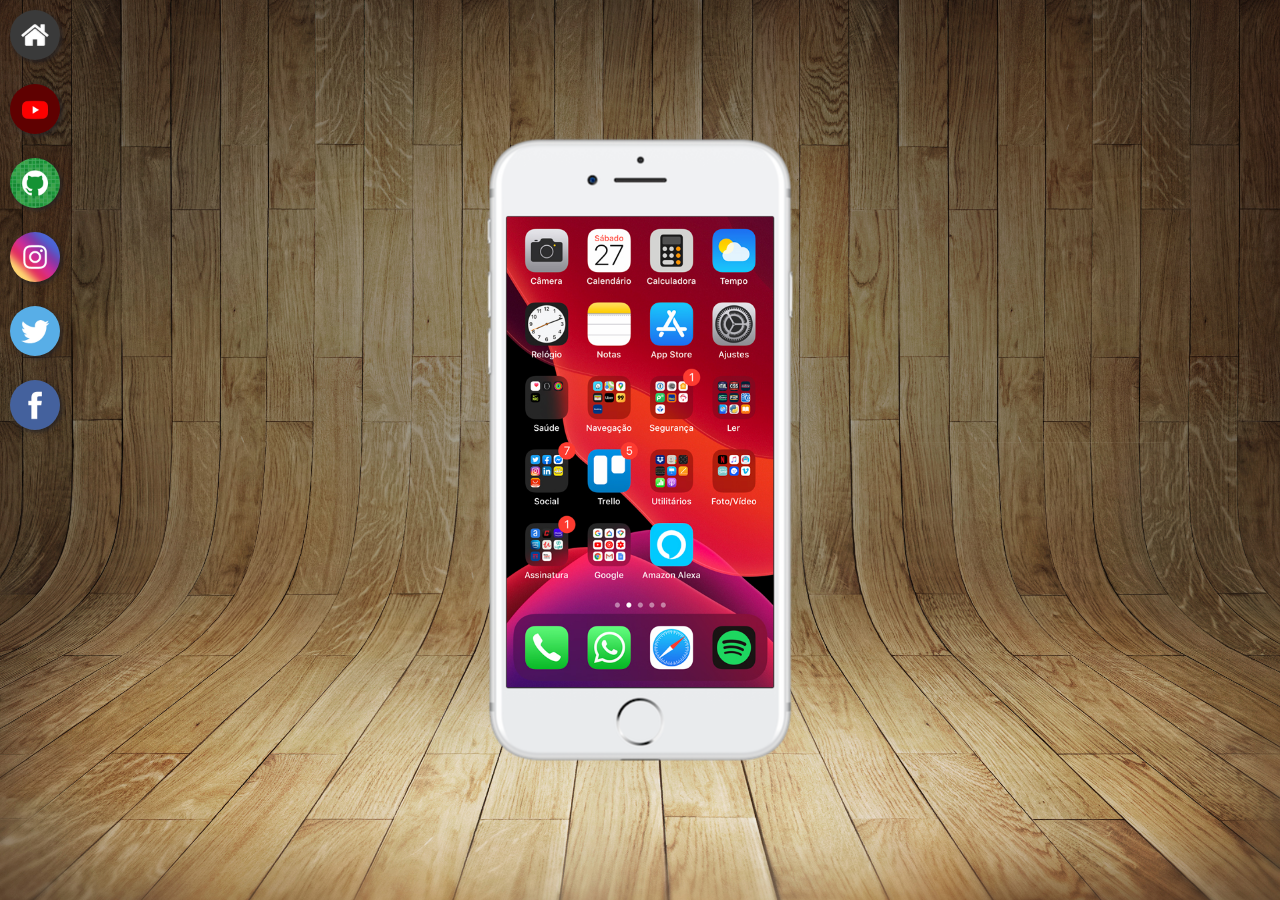
<file: index.html>
<!DOCTYPE html>
<html lang="pt-br">
  <head>
    <meta charset="UTF-8" />
    <meta http-equiv="X-UA-Compatible" content="IE=edge" />
    <meta name="viewport" content="width=device-width, initial-scale=1.0" />
    <link rel="shortcut icon" href="favicon.ico" type="image/x-icon" />
    <link rel="stylesheet" href="estilos/style.css" />
    <title>Projeto Redes Sociais</title>
  </head>
  <body>
    <main>
      <section id="telefone">
        <iframe src="home.html" name="tela" id="tela" frameborder="0">
          Seu navegador não é compatível!
        </iframe>
      </section>

      <section id="redes-sociais">
        <a href="home.html" target="tela"
          ><img src="imagens/logo-home.jpg" alt="Home" /></a
        ><br />
        <a href="youtube.html" target="tela"
          ><img src="imagens/logo-youtube.jpg" alt="Youtube" /></a
        ><br />
        <a href="github.html" target="tela"
          ><img src="imagens/logo-github.jpg" alt="GitHube" /></a
        ><br />
        <a href="instagram.html" target="tela"
          ><img src="imagens/logo-instagram.jpg" alt="Instagram" /></a
        ><br />
        <a href="twitter.html" target="tela"
          ><img src="imagens/logo-twitter.jpg" alt="Twitter" /></a
        ><br />
        <a href="facebook.html" target="tela"
          ><img src="imagens/logo-facebook.jpg" alt="Facebook" /></a
        ><br />
      </section>
    </main>
  </body>
</html>
</file>
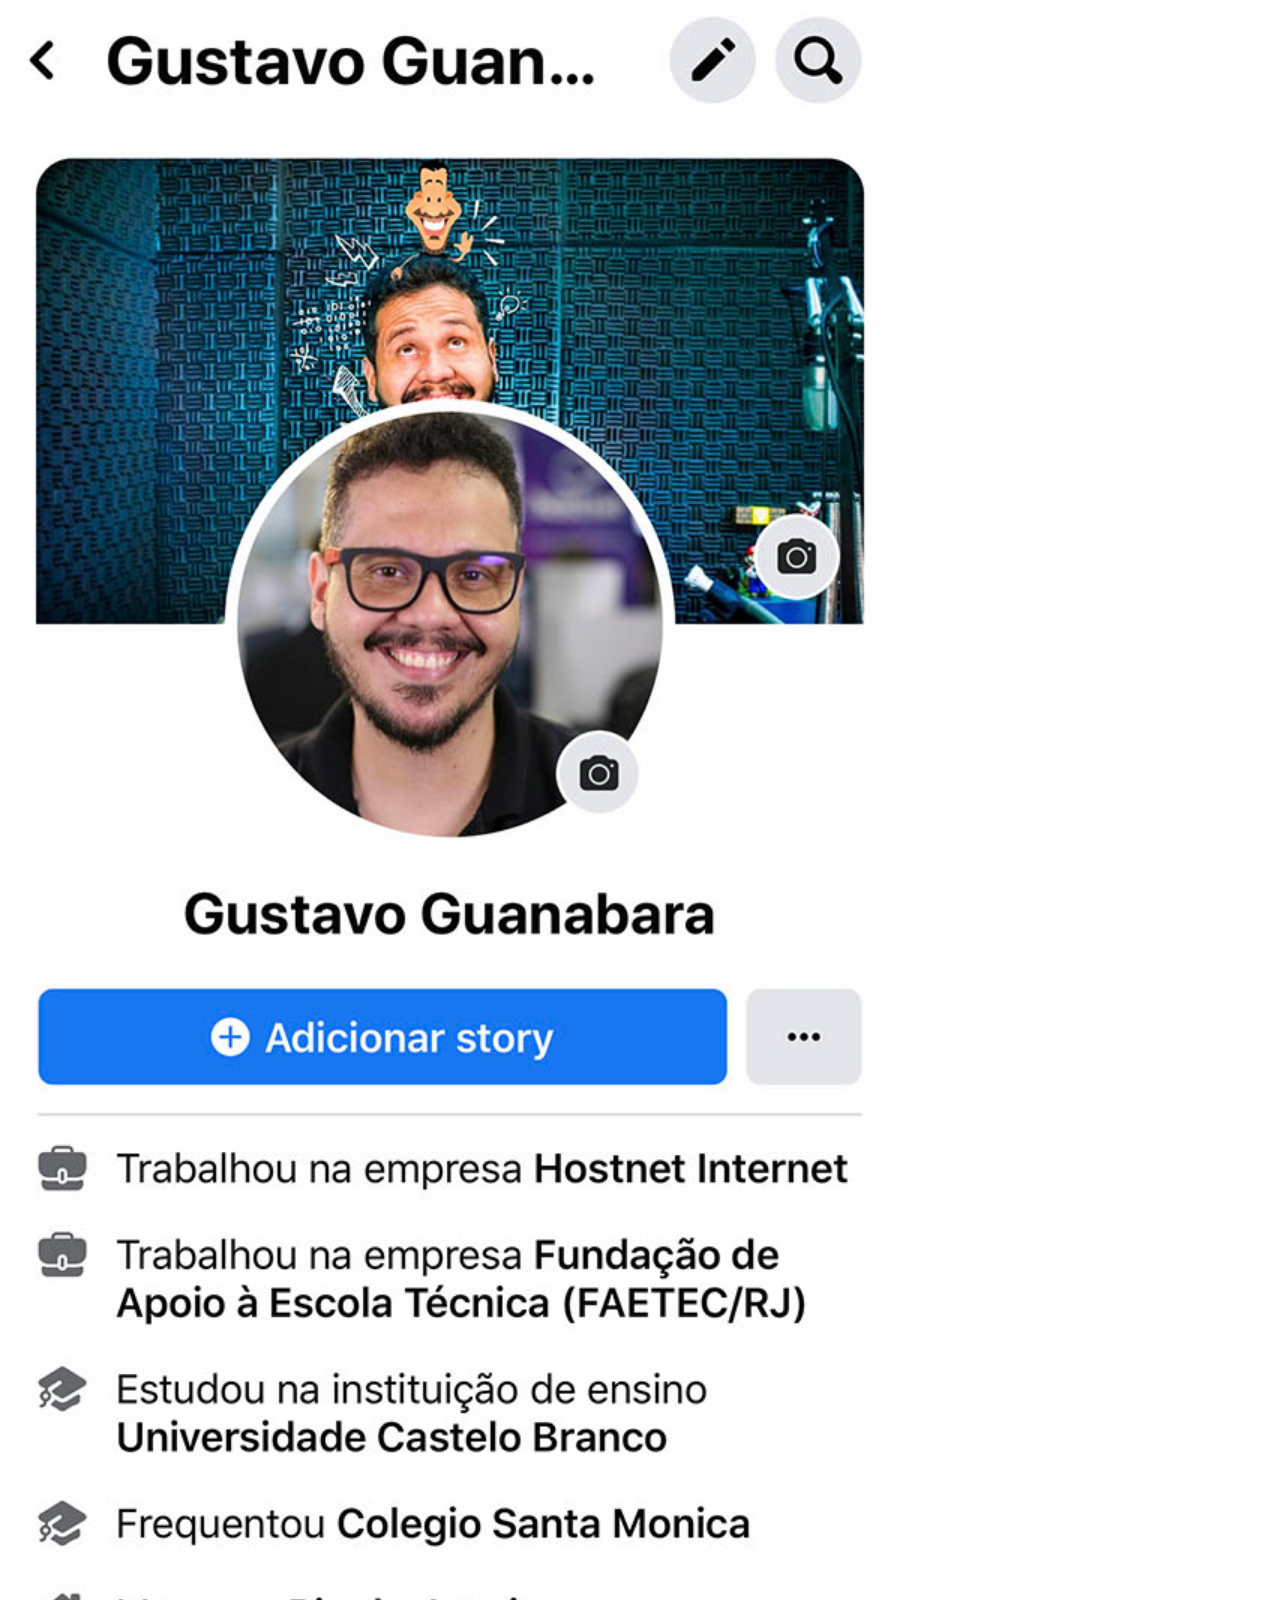
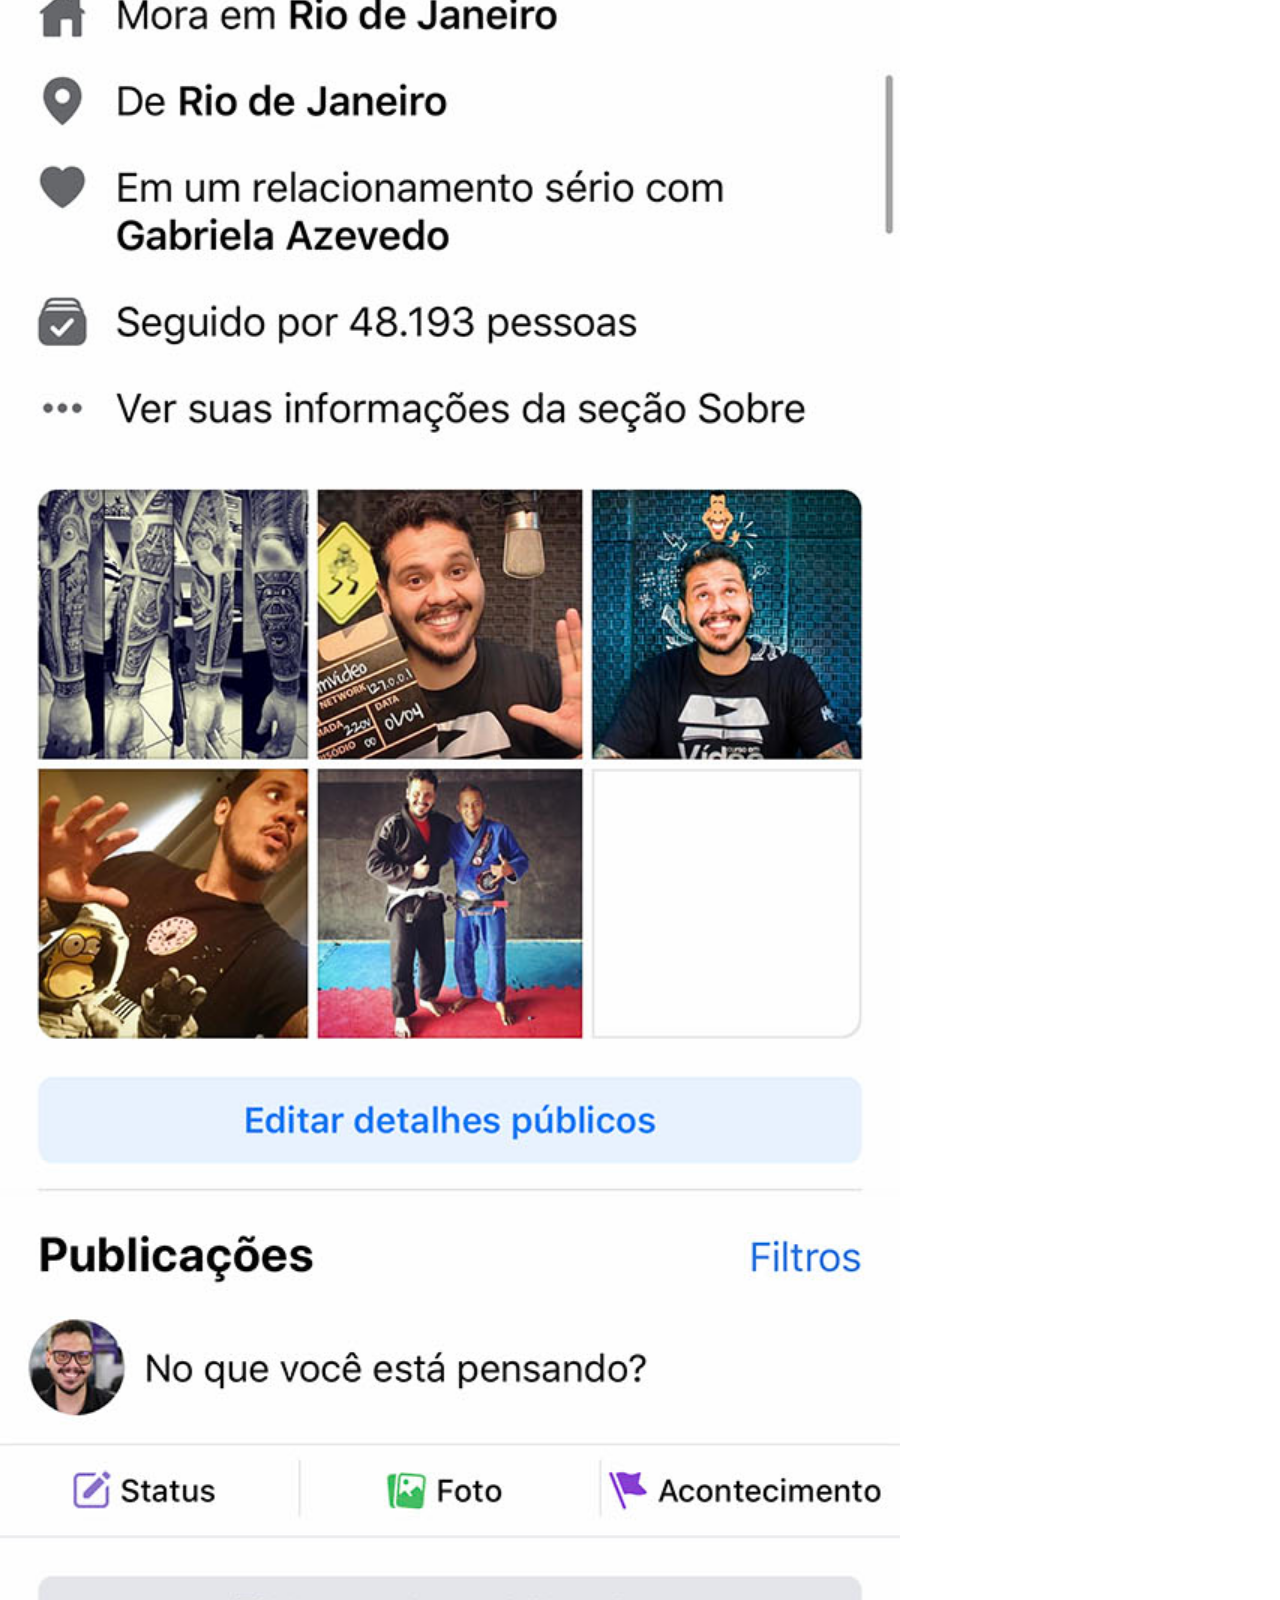
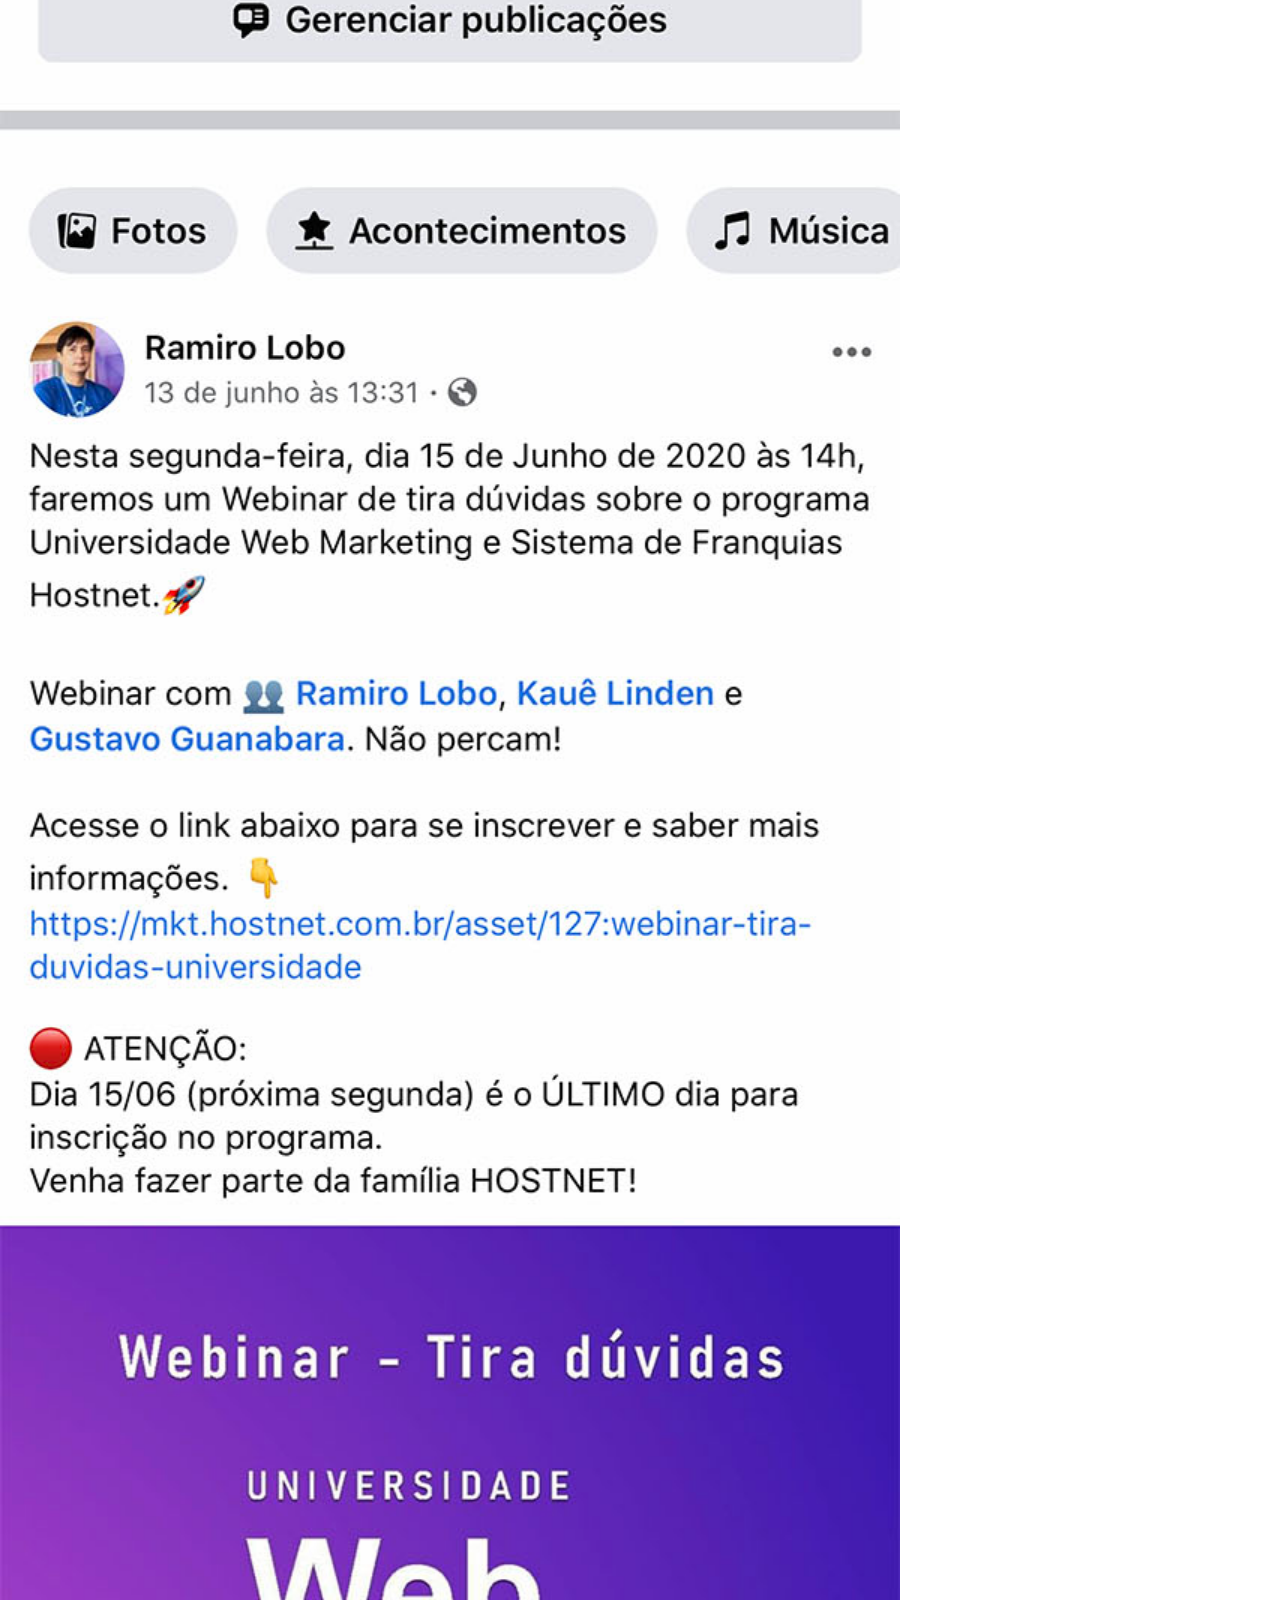
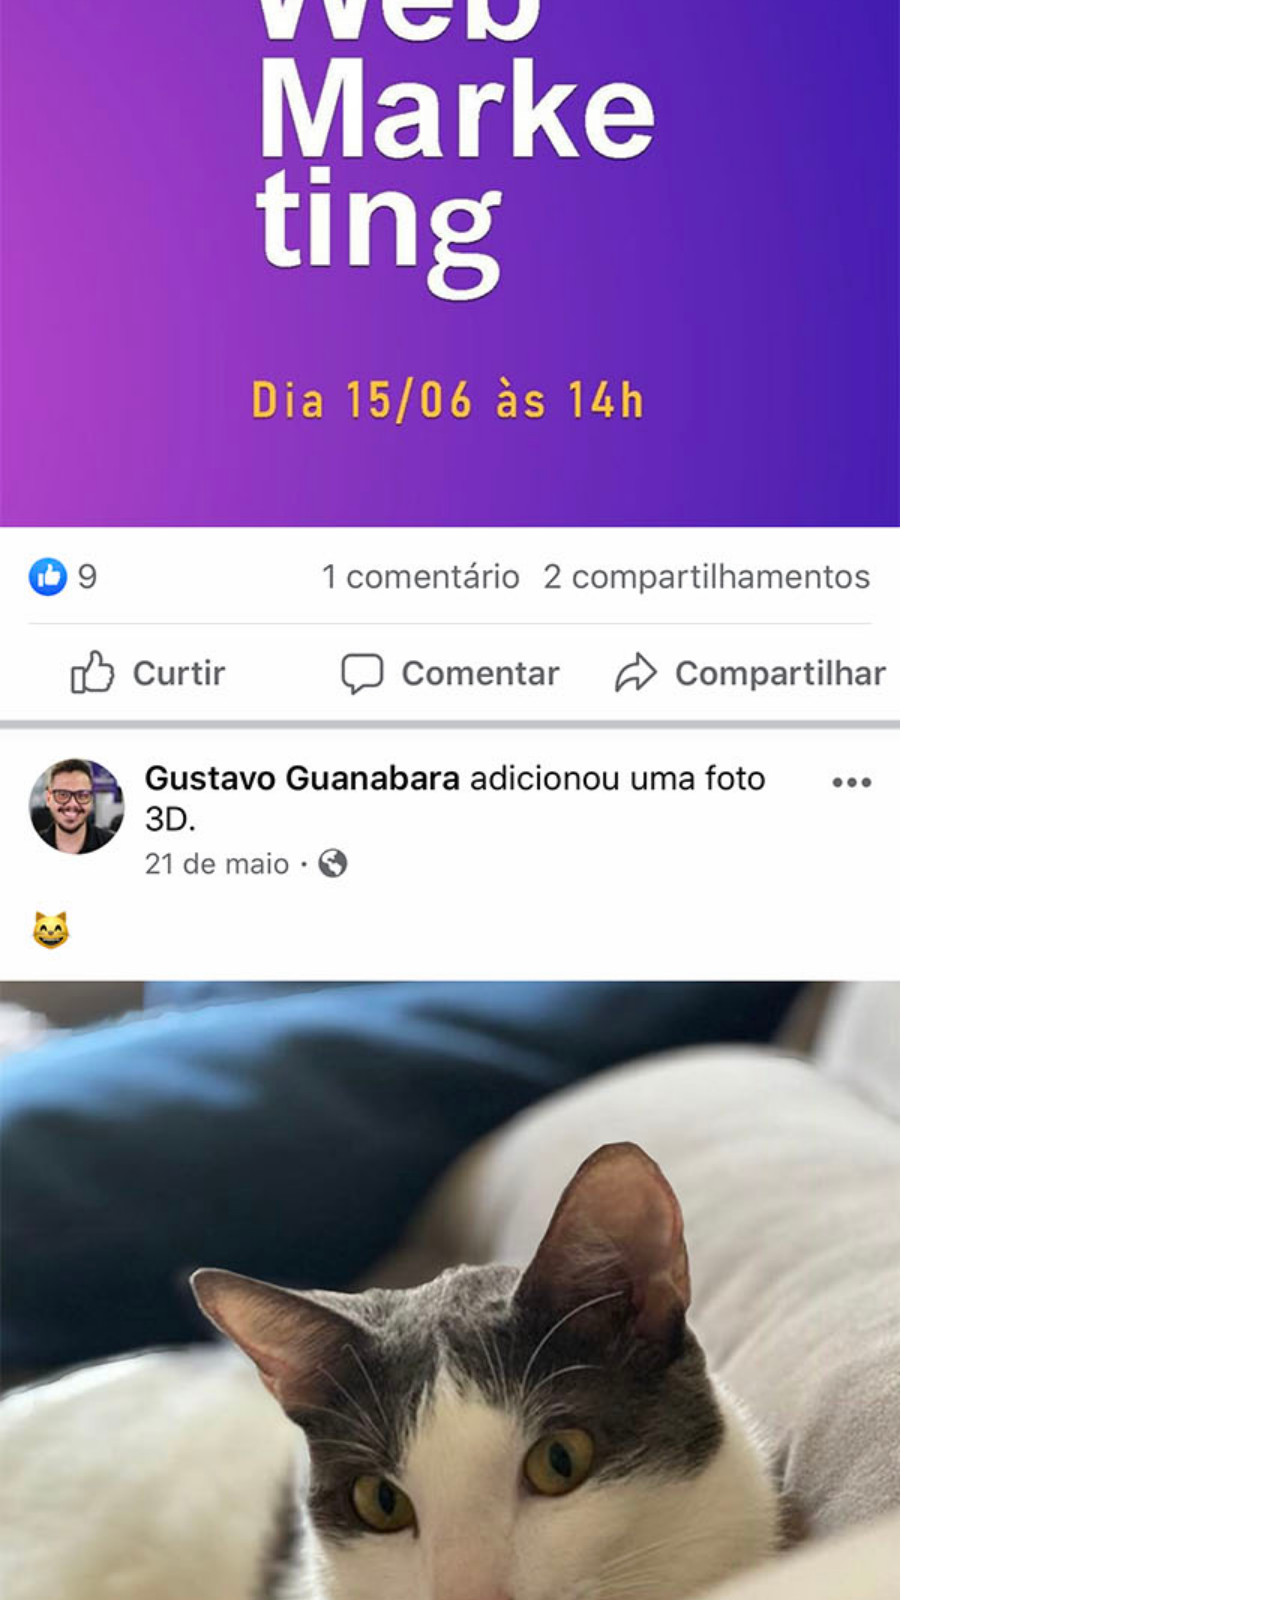
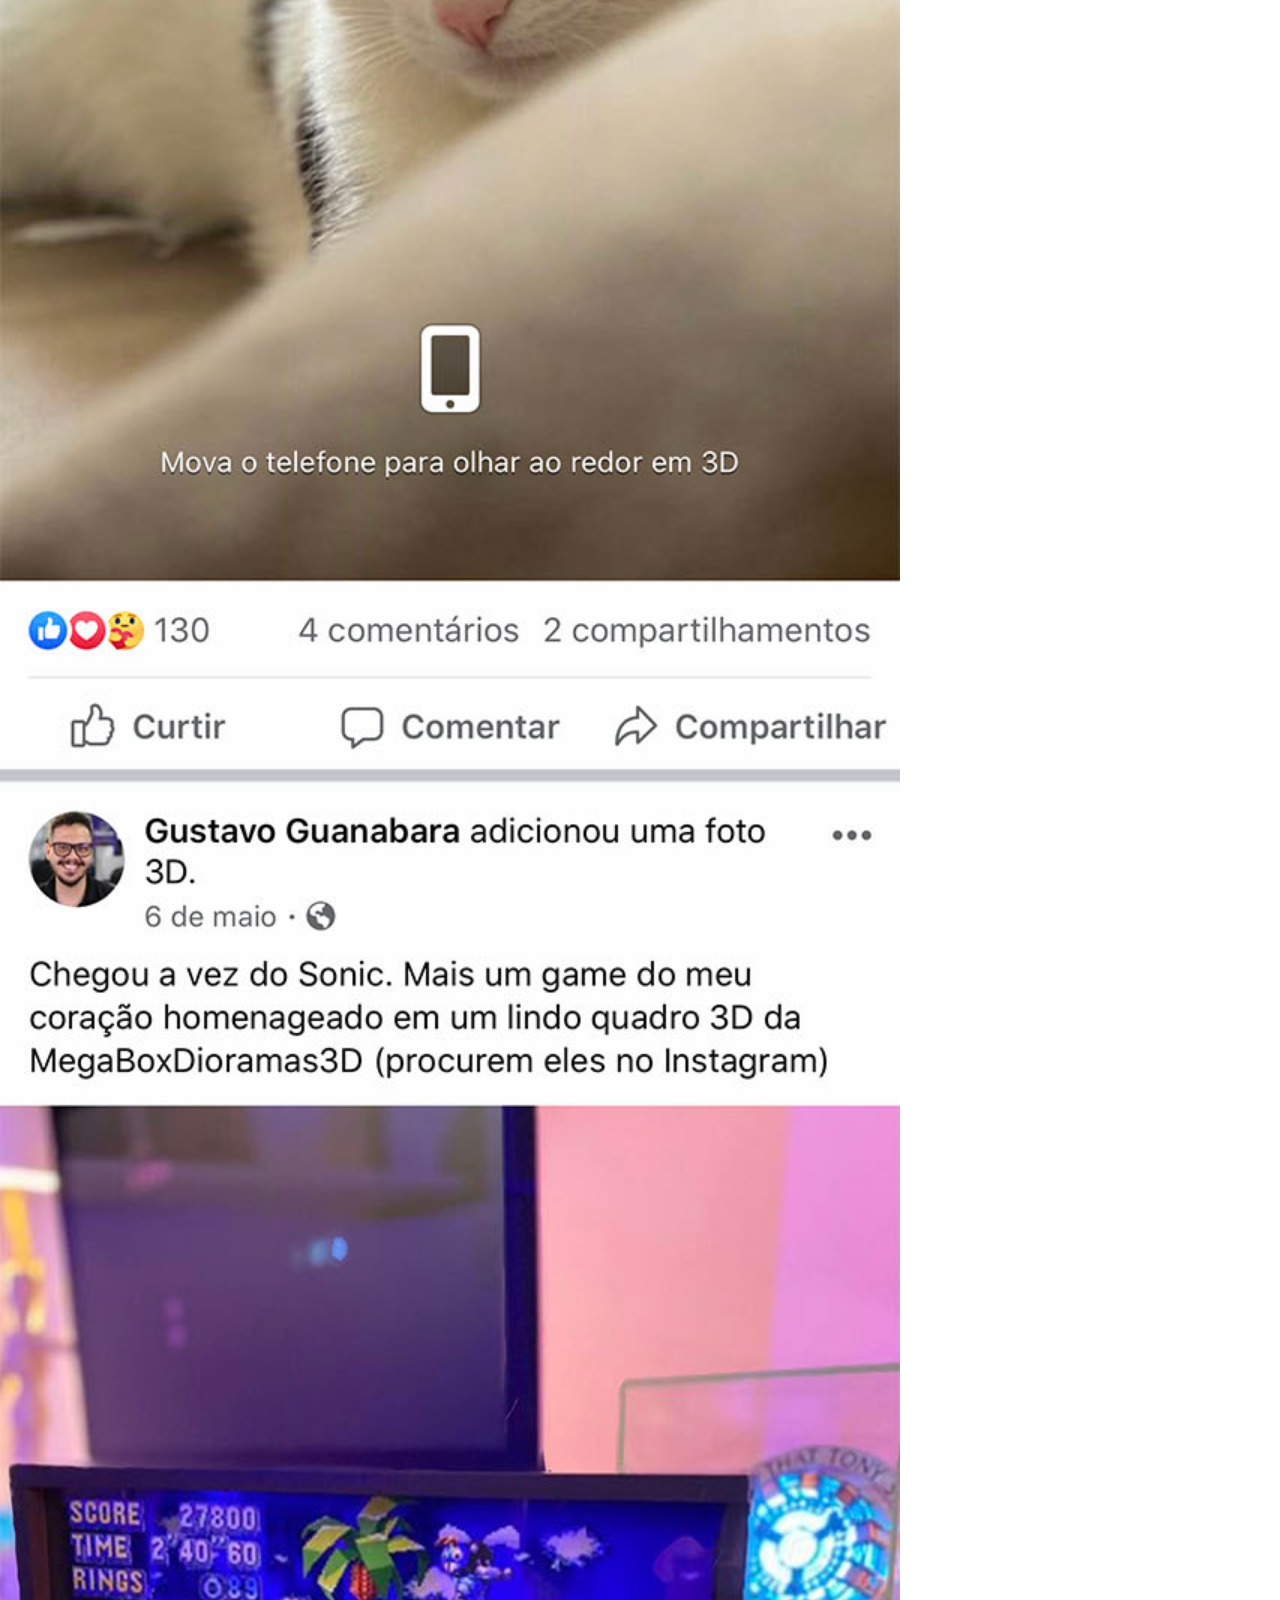
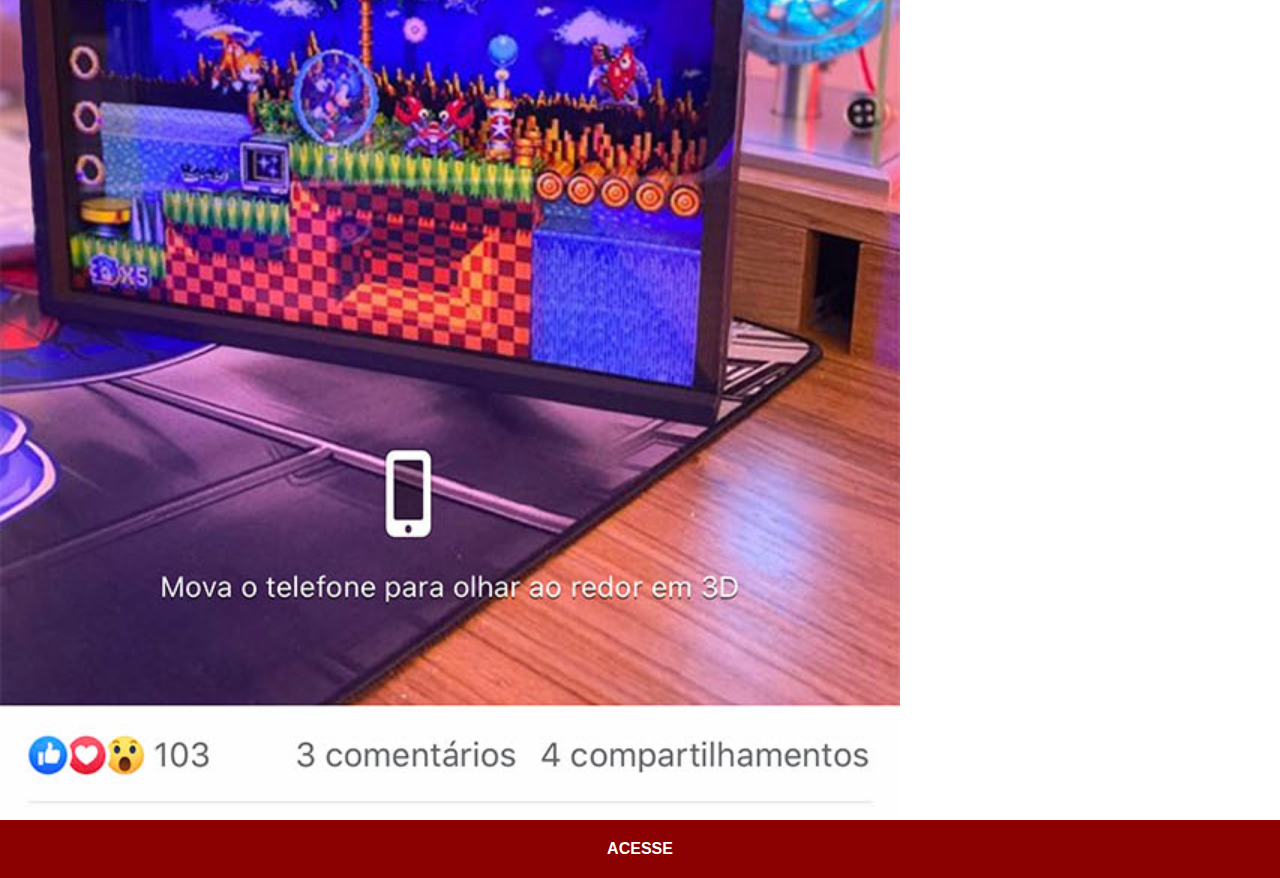
<file: facebook.html>
<!DOCTYPE html>
<html lang="pt-br">
<head>
    <meta charset="UTF-8">
    <meta http-equiv="X-UA-Compatible" content="IE=edge">
    <meta name="viewport" content="width=device-width, initial-scale=1.0">
    <title>Youtube</title>
    <link rel="stylesheet" href="estilos/social.css">
   
</head>
<body>
    <img src="imagens/tela-facebook.jpg" alt="Facebook">
    <a href="https://www.facebook.com" target="_blank">ACESSE</a>
</body>
</html>
</file>
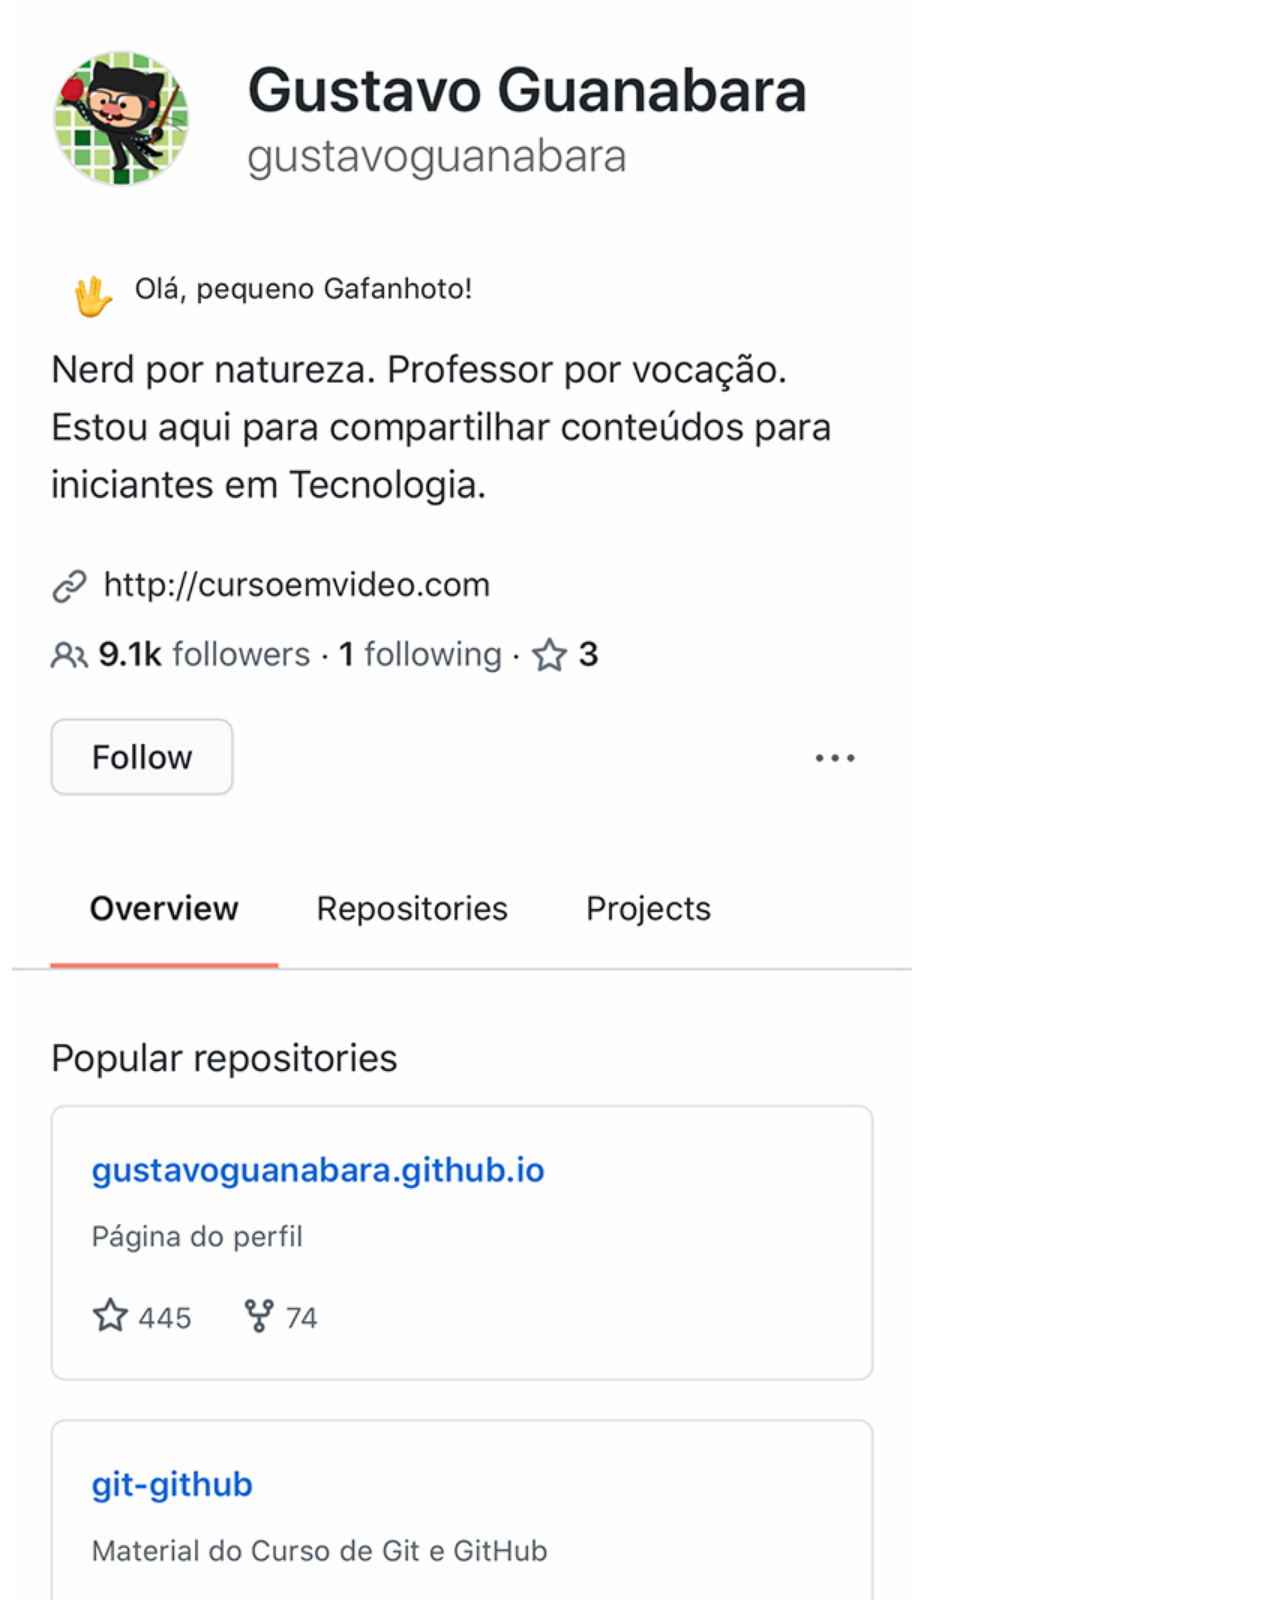
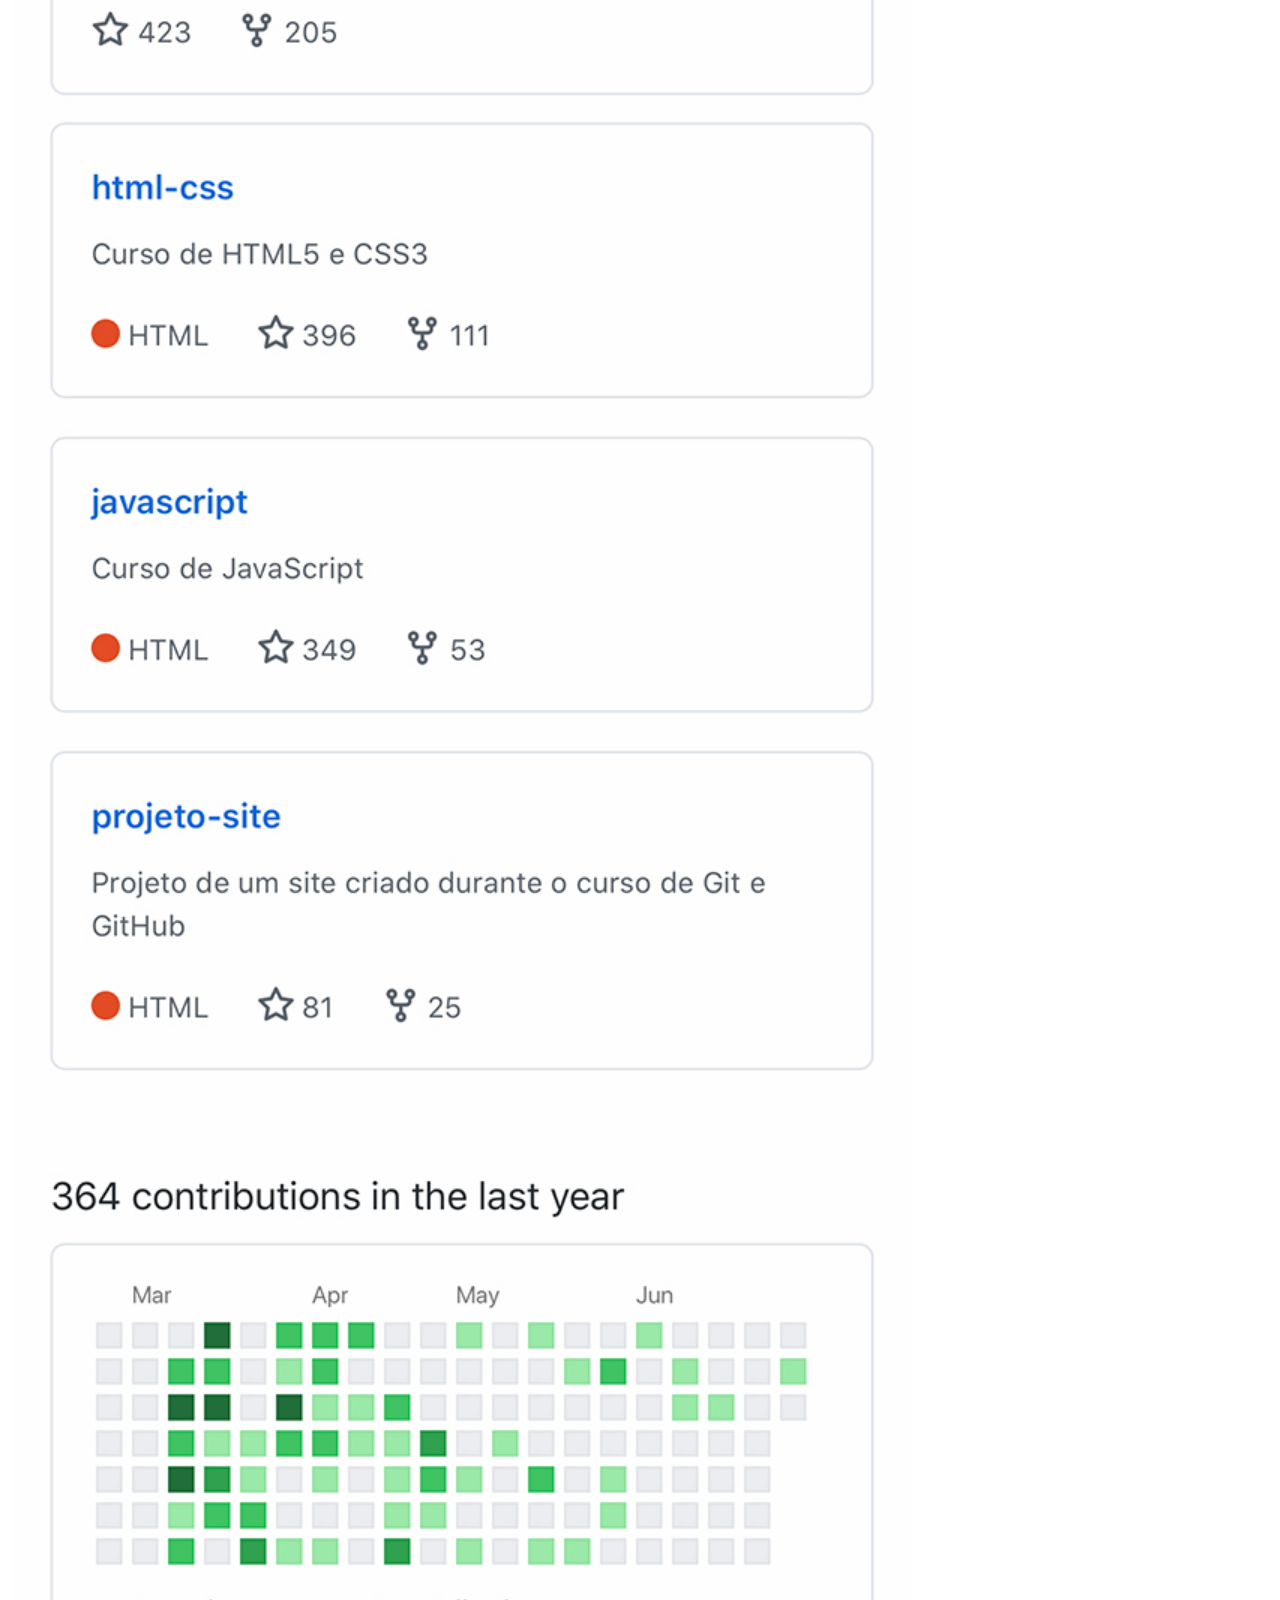
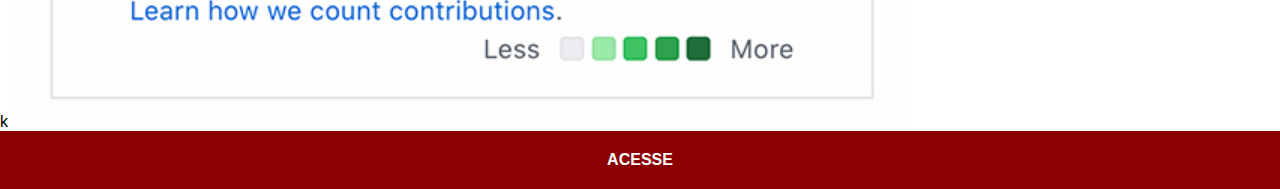
<file: github.html>
<!DOCTYPE html>
<html lang="pt-br">
<head>
    <meta charset="UTF-8">
    <meta http-equiv="X-UA-Compatible" content="IE=edge">
    <meta name="viewport" content="width=device-width, initial-scale=1.0">
    <link rel="stylesheet" href="estilos/social.css">k
    <title>GitHub</title>
</head>
<body>
    <img src="imagens/tela-github.jpg" alt="GitHub">
<a href="https://github.com" target="_blank">ACESSE</a>

</body>
</html>
</file>
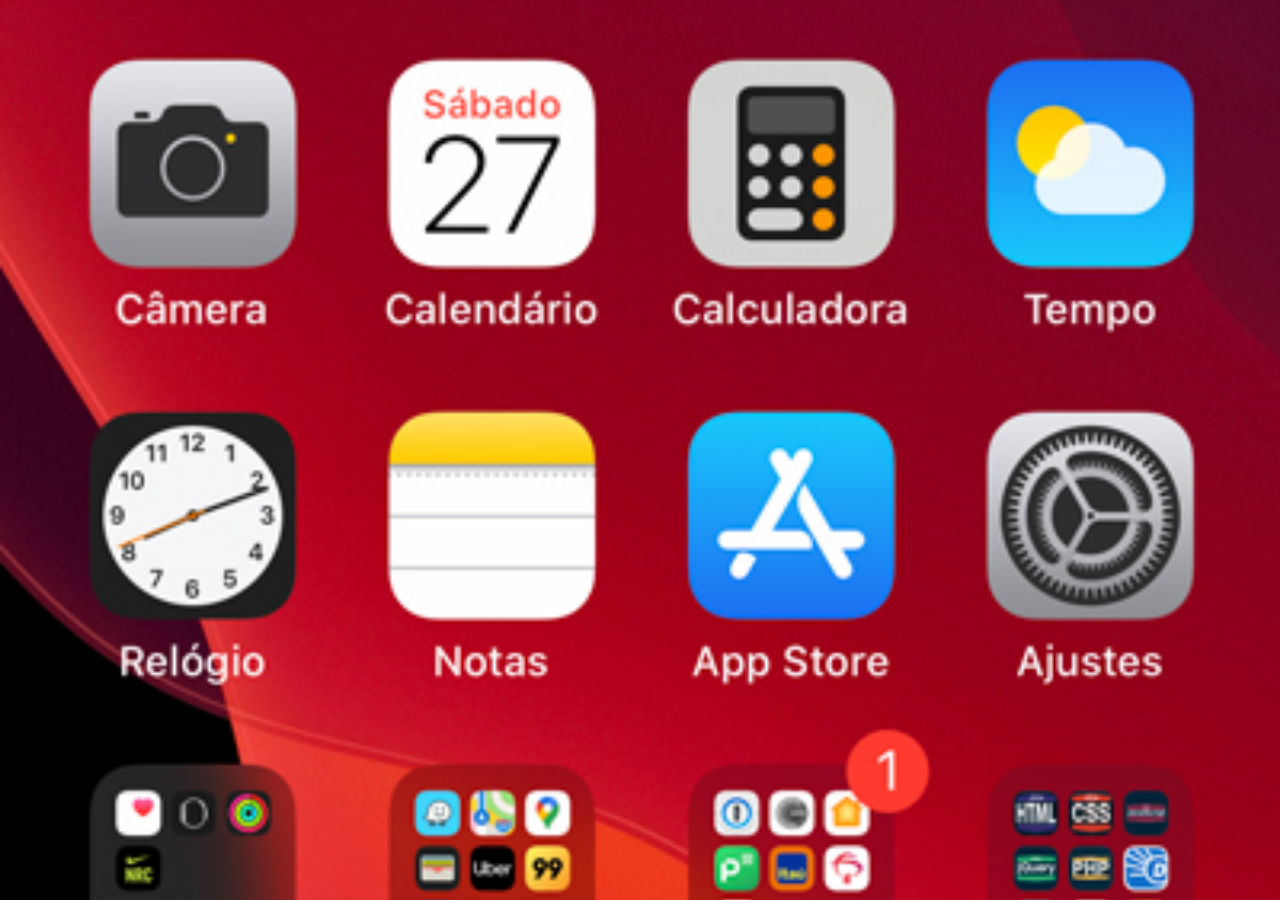
<file: home.html>
<!DOCTYPE html>
<html lang="pt-br">
  <head>
    <meta charset="UTF-8" />
    <meta http-equiv="X-UA-Compatible" content="IE=edge" />
    <meta name="viewport" content="width=device-width, initial-scale=1.0" />
    <title>Home</title>
  </head>
  <style>

    * {
      margin: 0px;
      padding: 0px;
    }

    body {
      width: 100vw;
      height: 100vh;
      background: black url('../imagens/tela-home.jpg') no-repeat top center;
      background-size: cover;
 }
  </style>
  <body>

    
  </body>
</html>
</file>
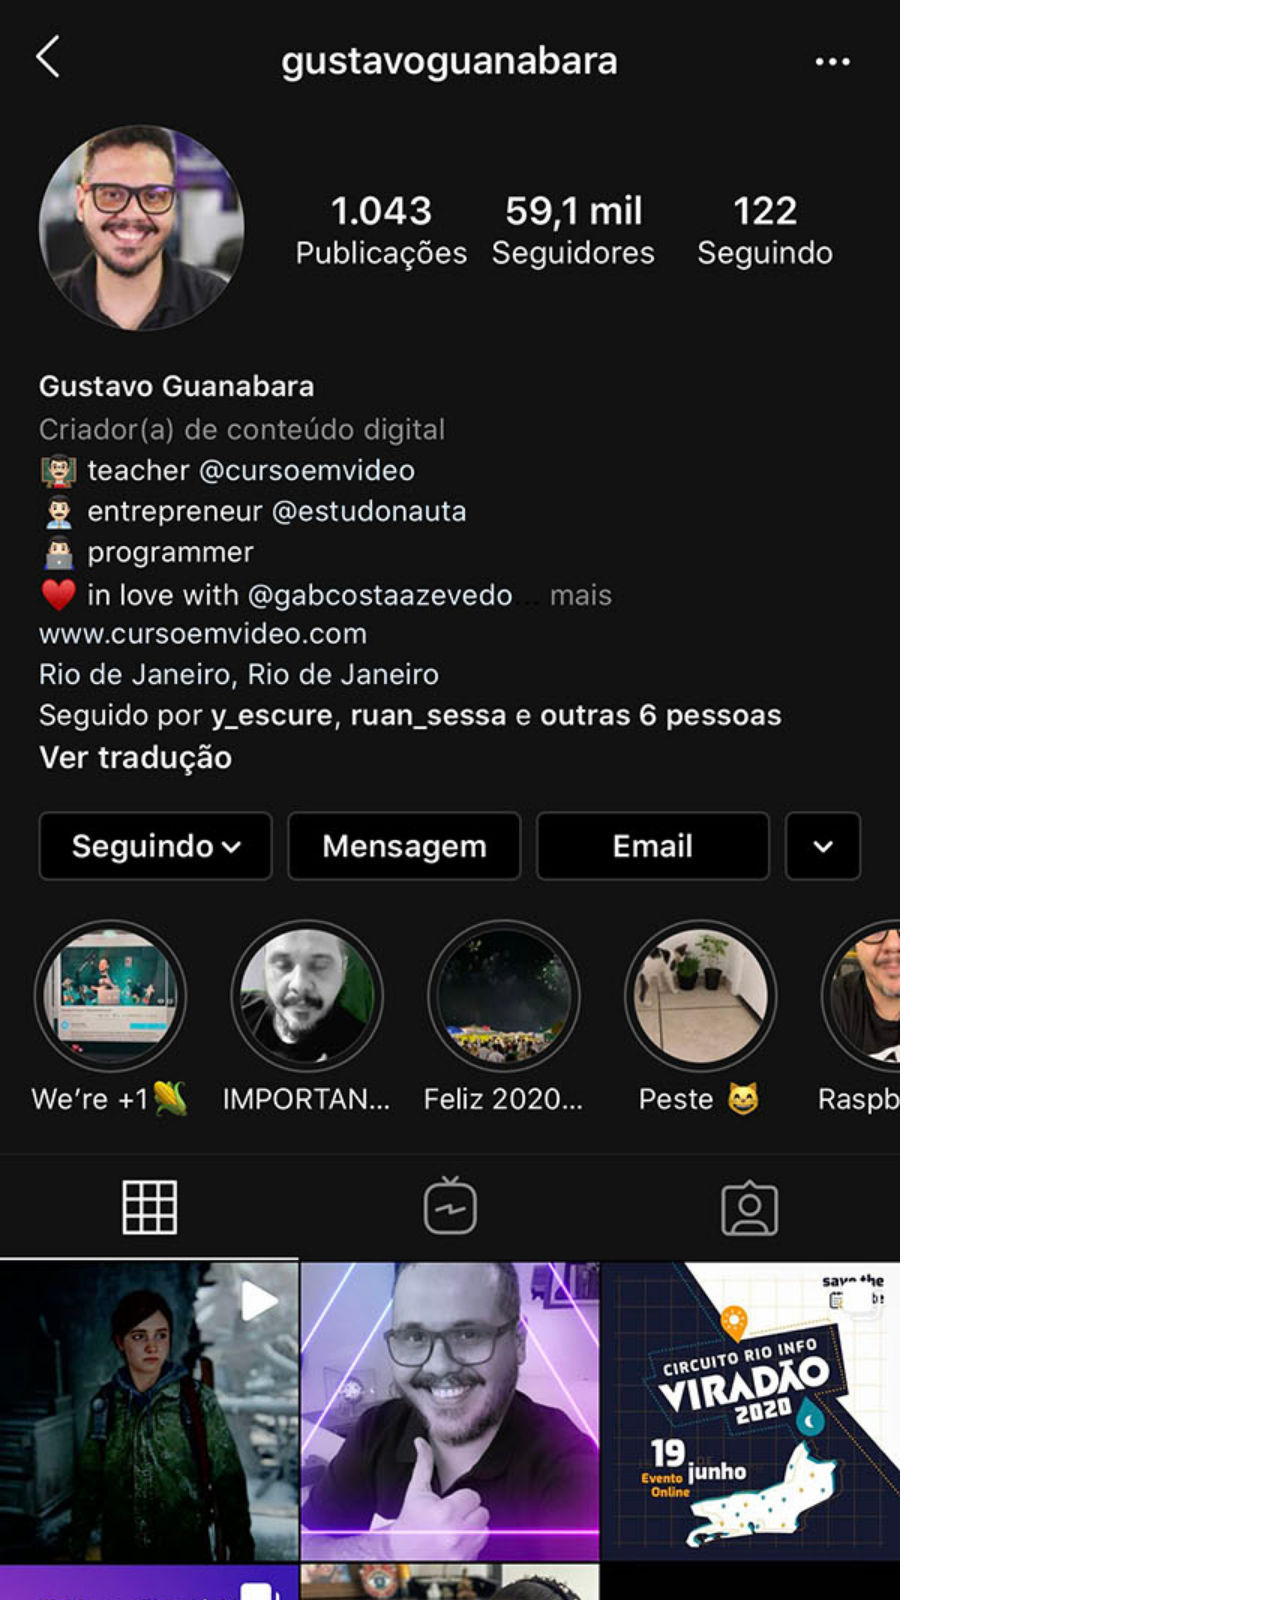
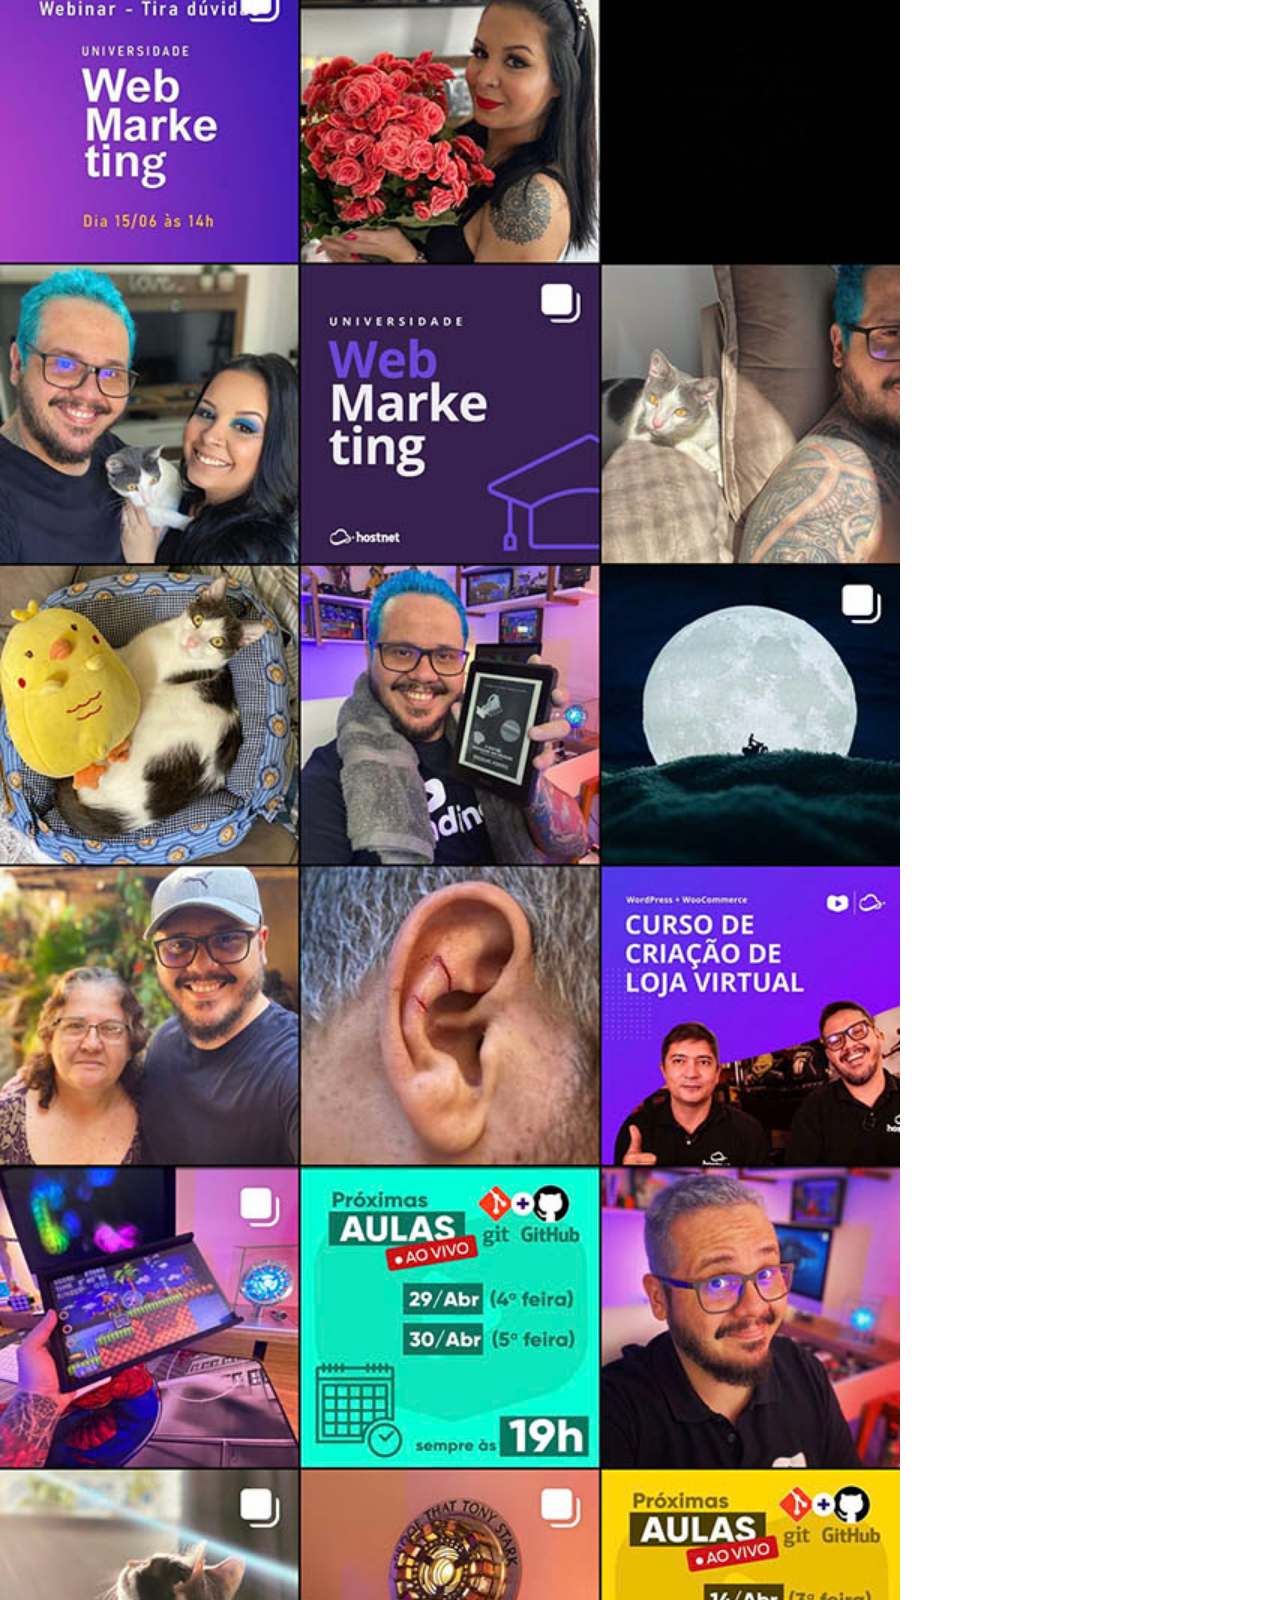
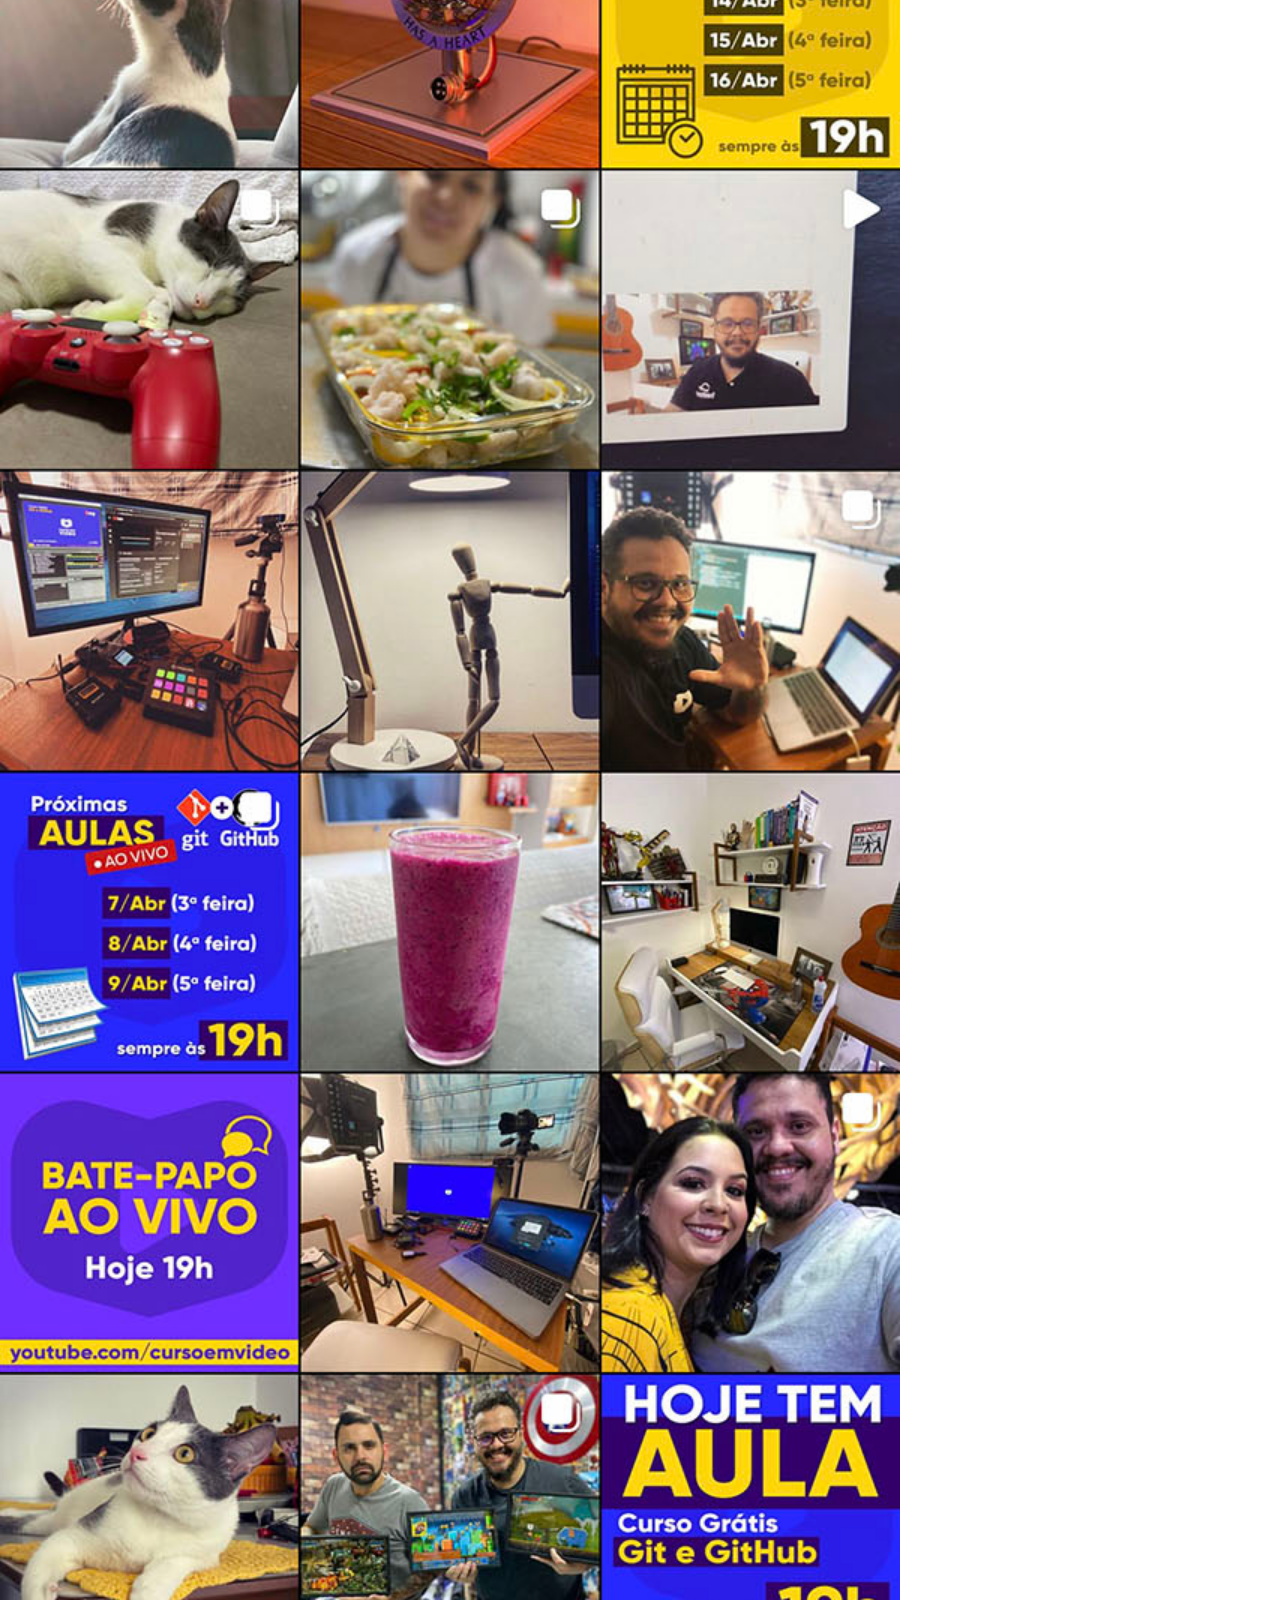
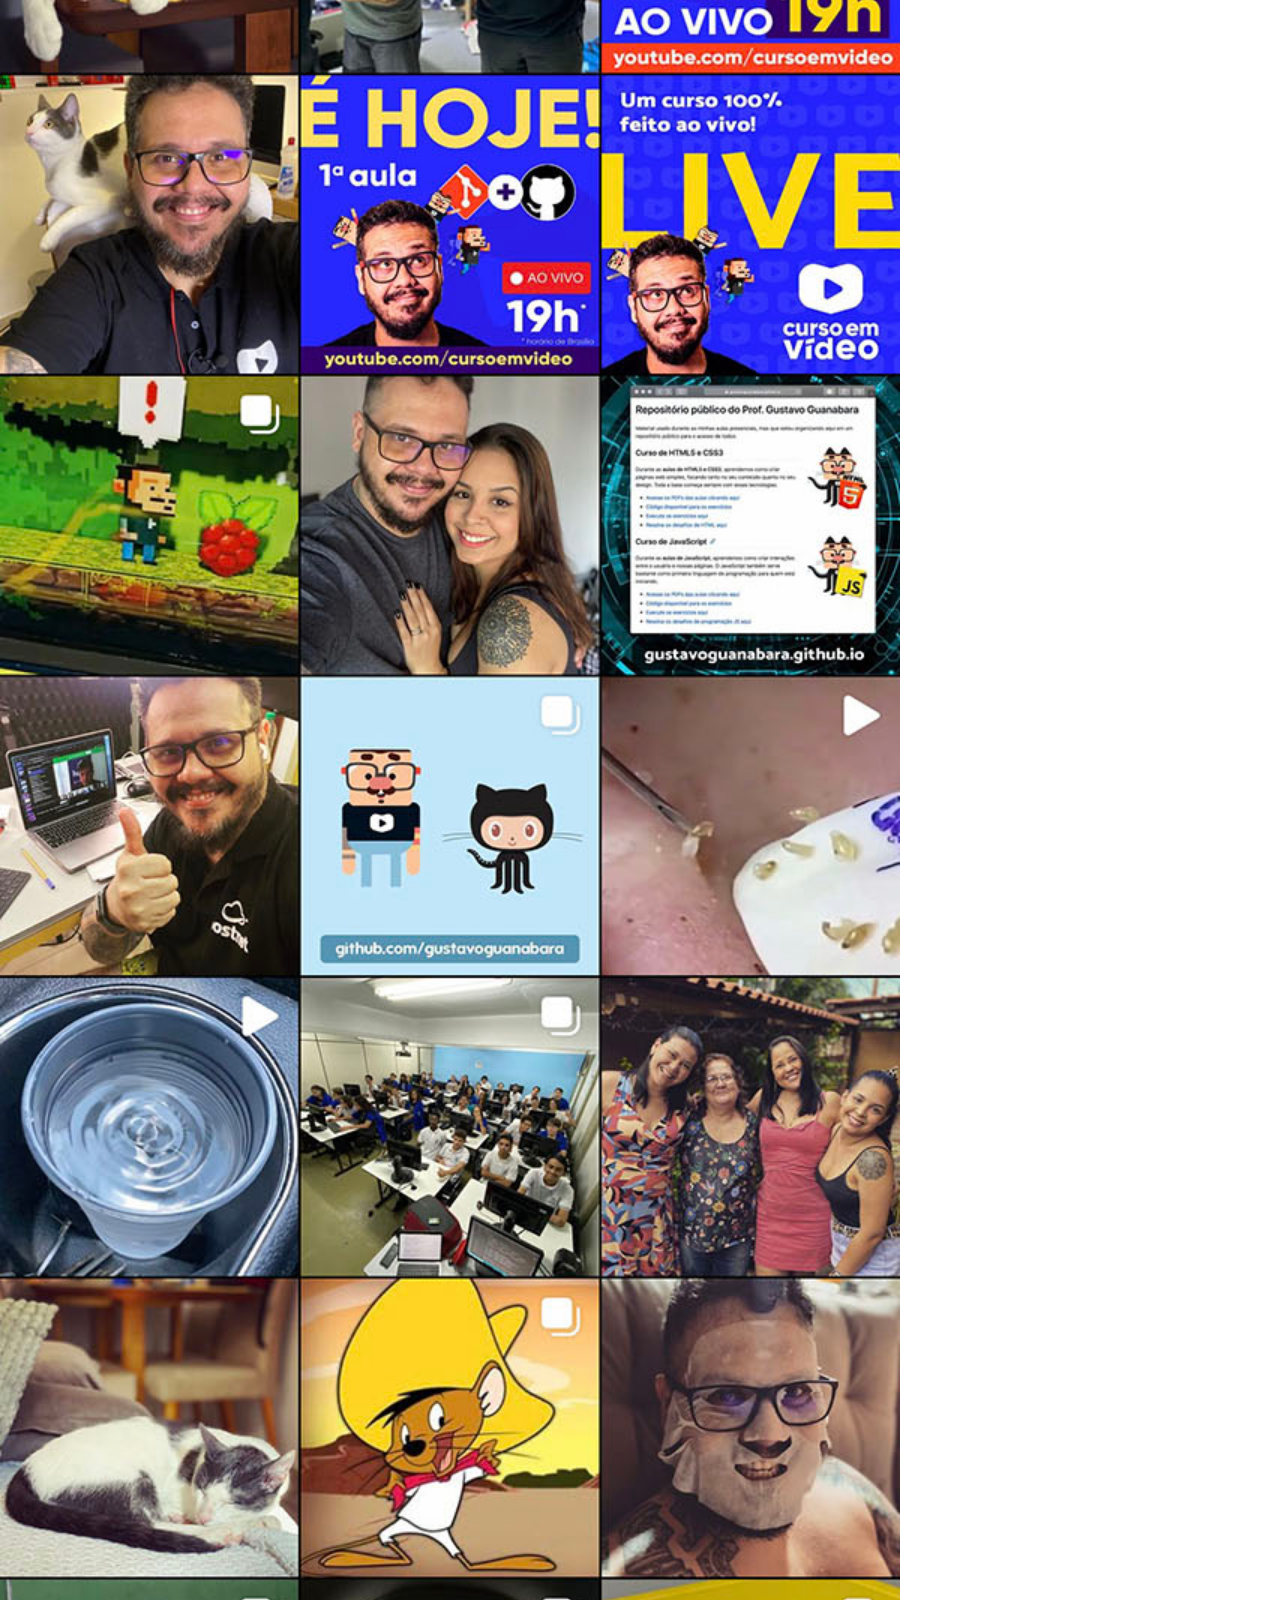
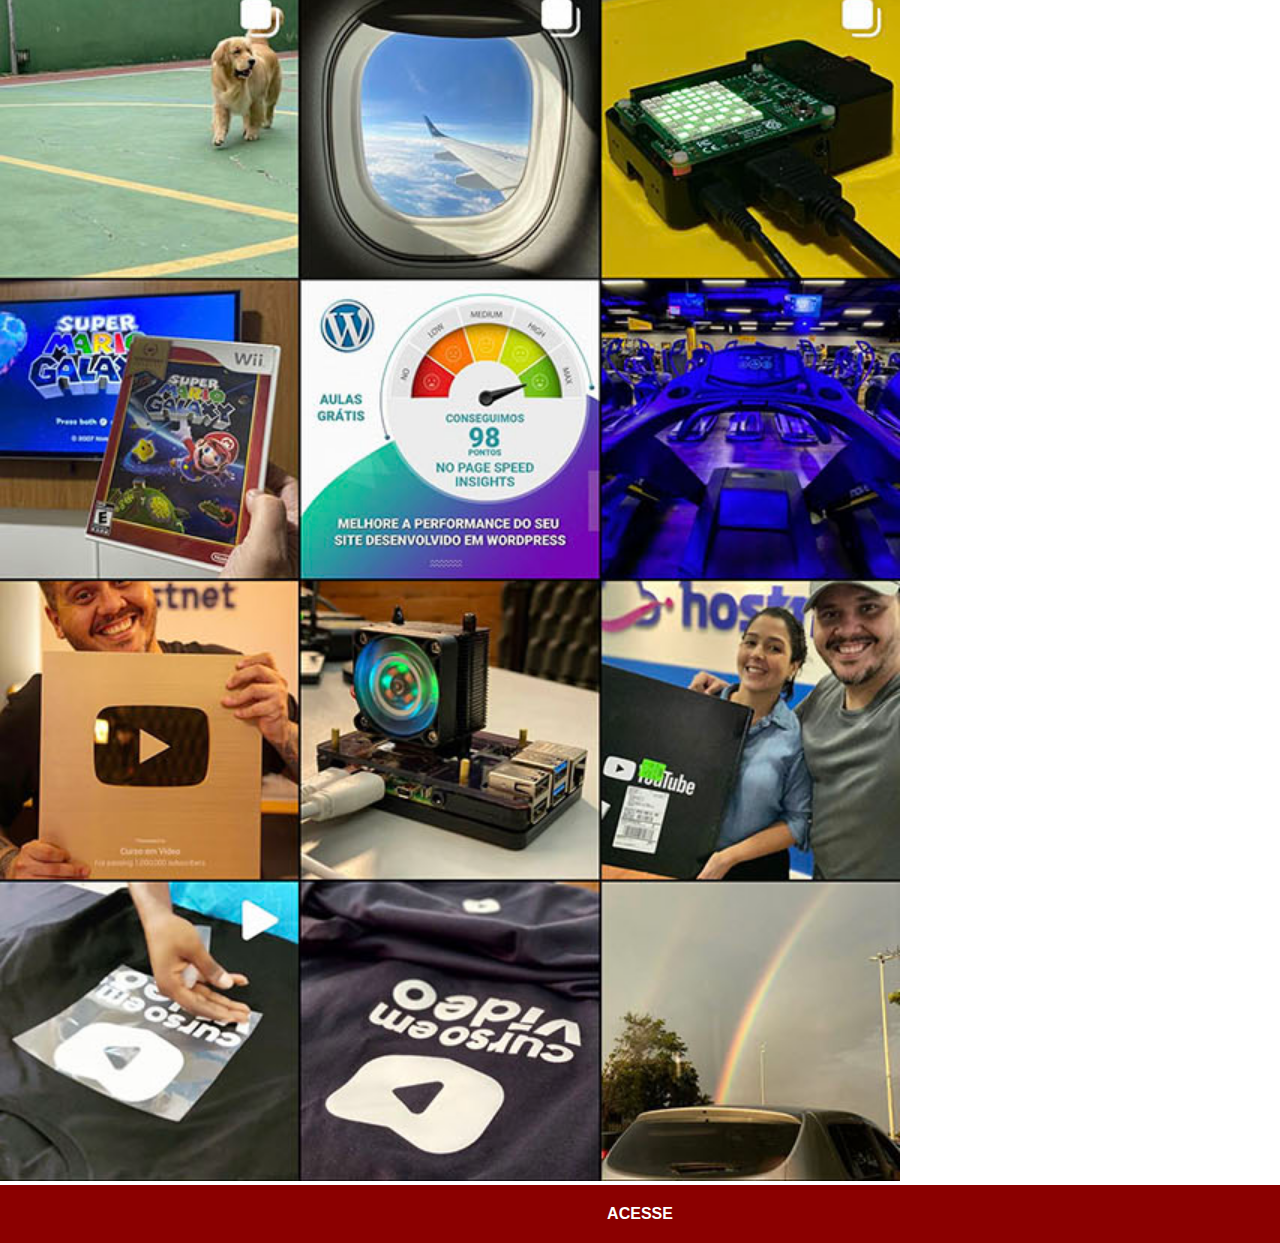
<file: instagram.html>
<!DOCTYPE html>
<html lang="pt-br">
<head>
    <meta charset="UTF-8">
    <meta http-equiv="X-UA-Compatible" content="IE=edge">
    <meta name="viewport" content="width=device-width, initial-scale=1.0">
    <title>Instagram</title>
    <link rel="stylesheet" href="estilos/social.css">
   
</head>
<body>
    <img src="imagens/tela-instagram.jpg" alt="Instagram">
    <a href="https://www.instagram.com" target="_blank">ACESSE</a>
</body>
</html>
</file>
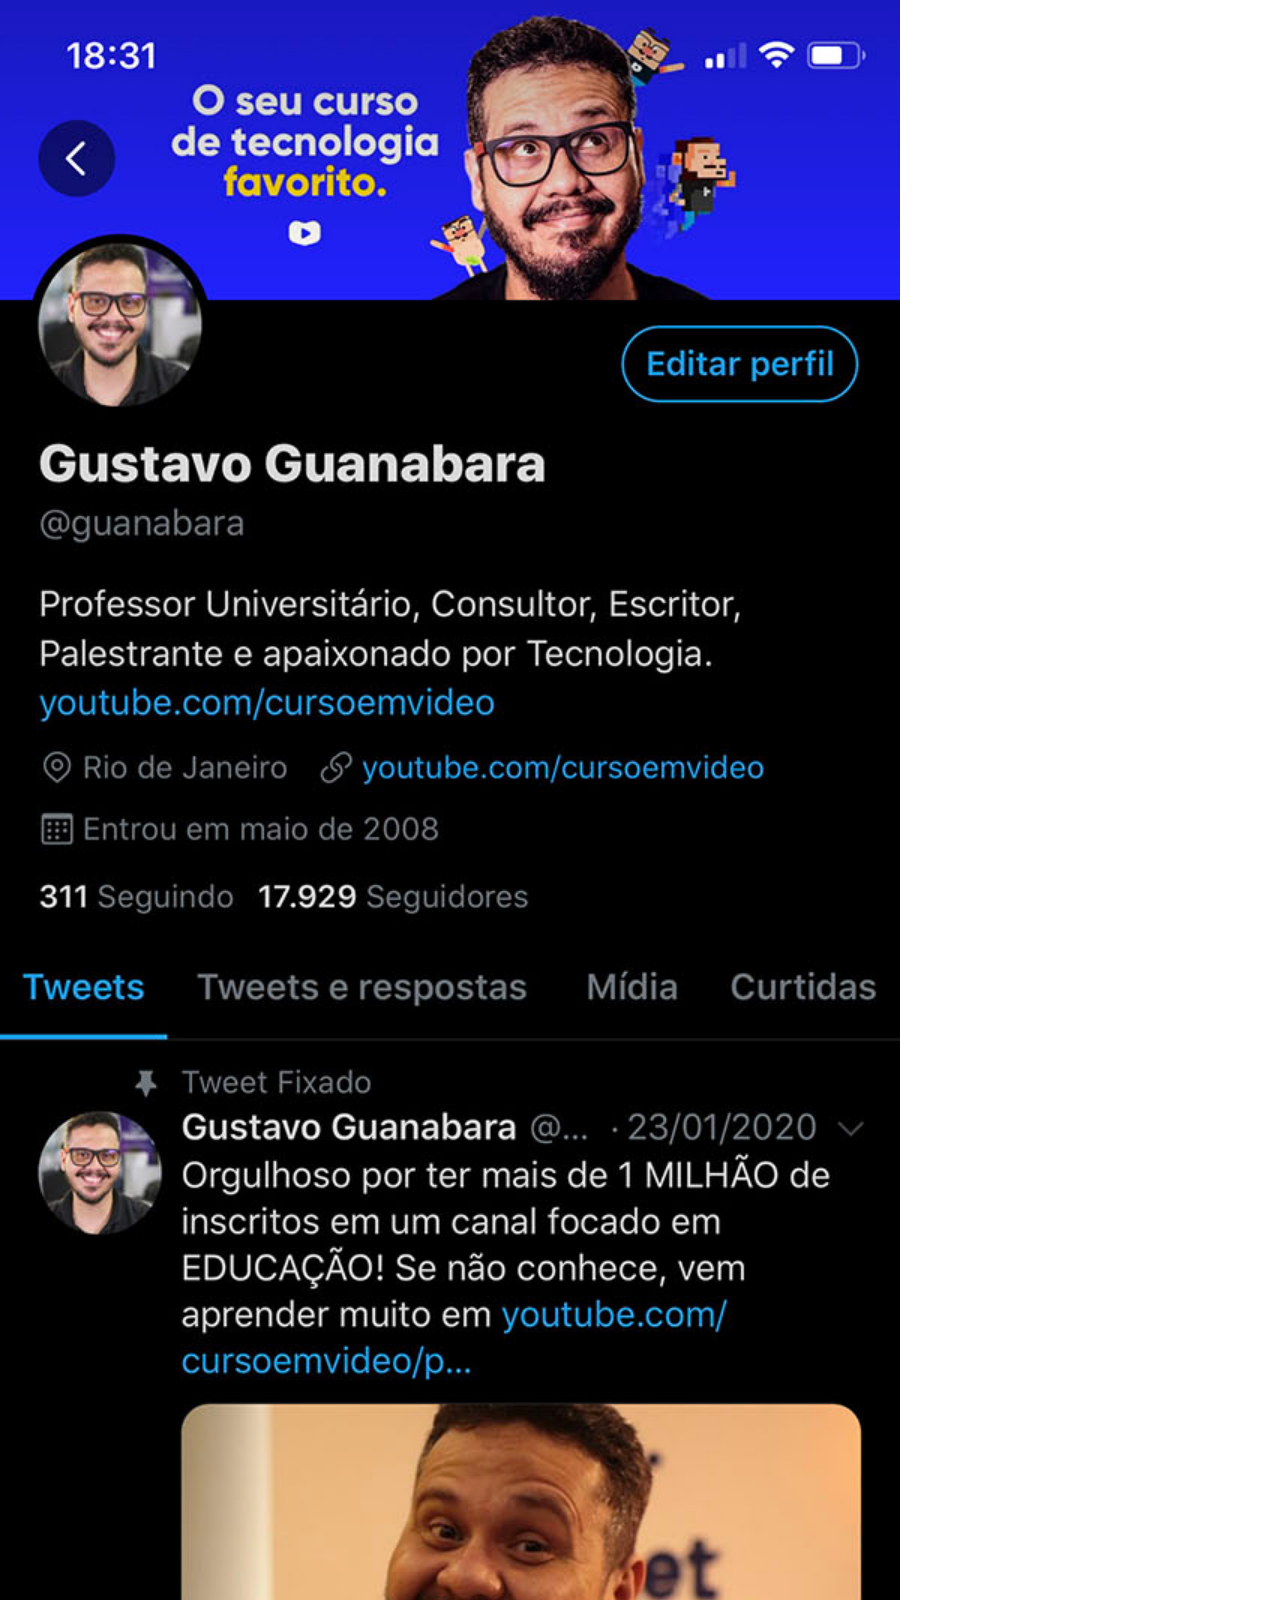
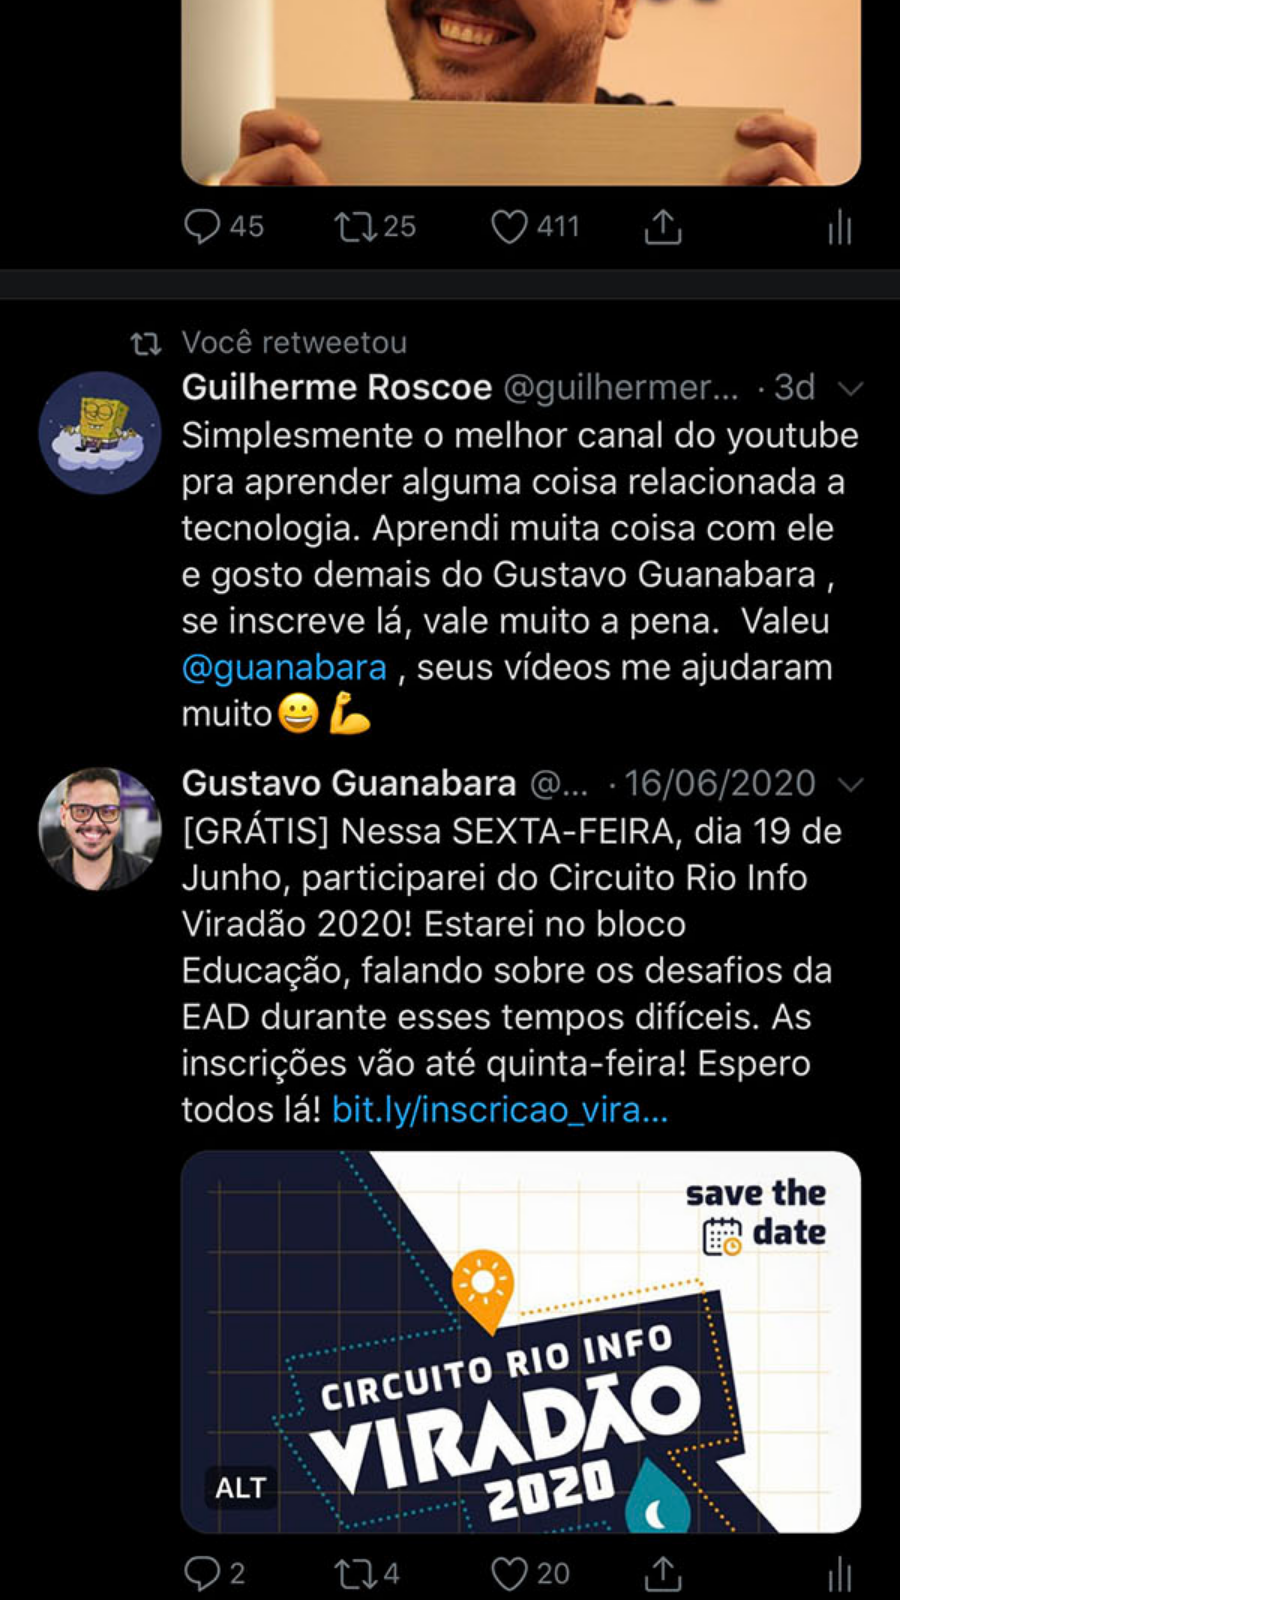
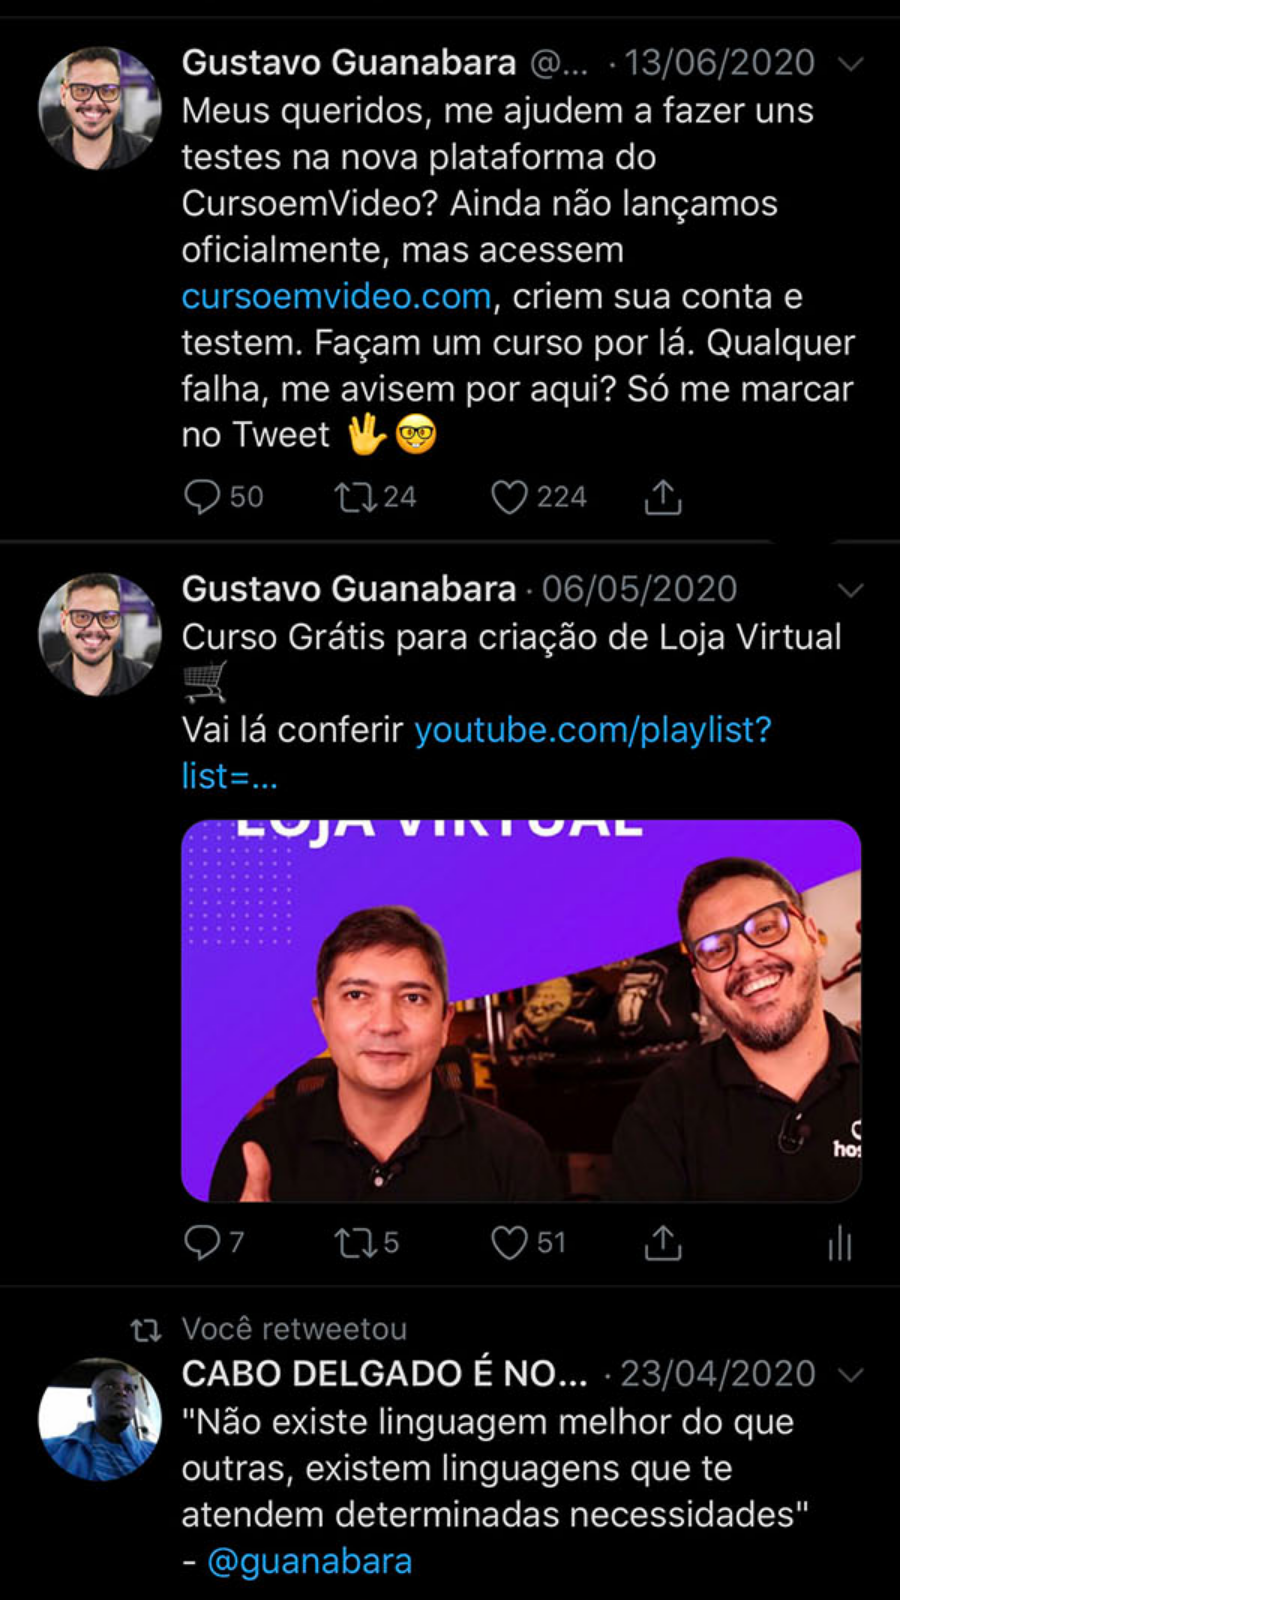
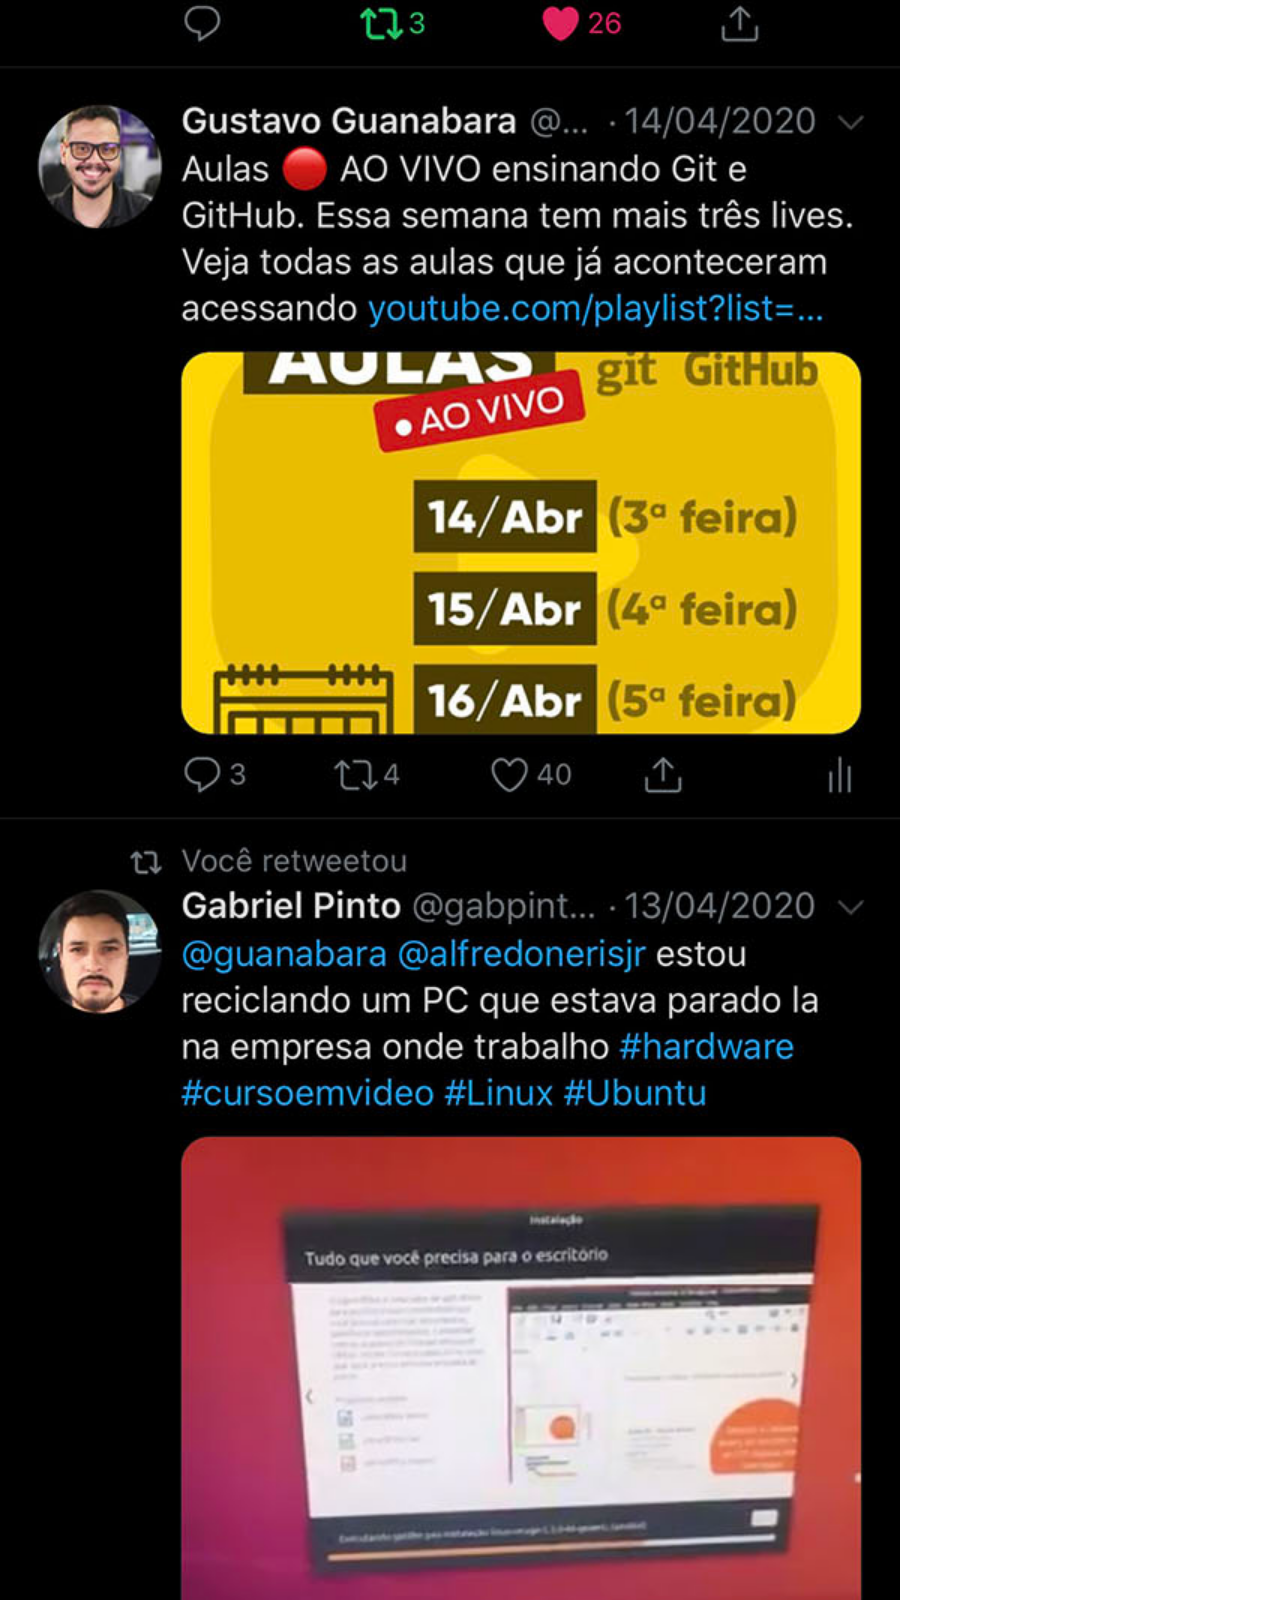
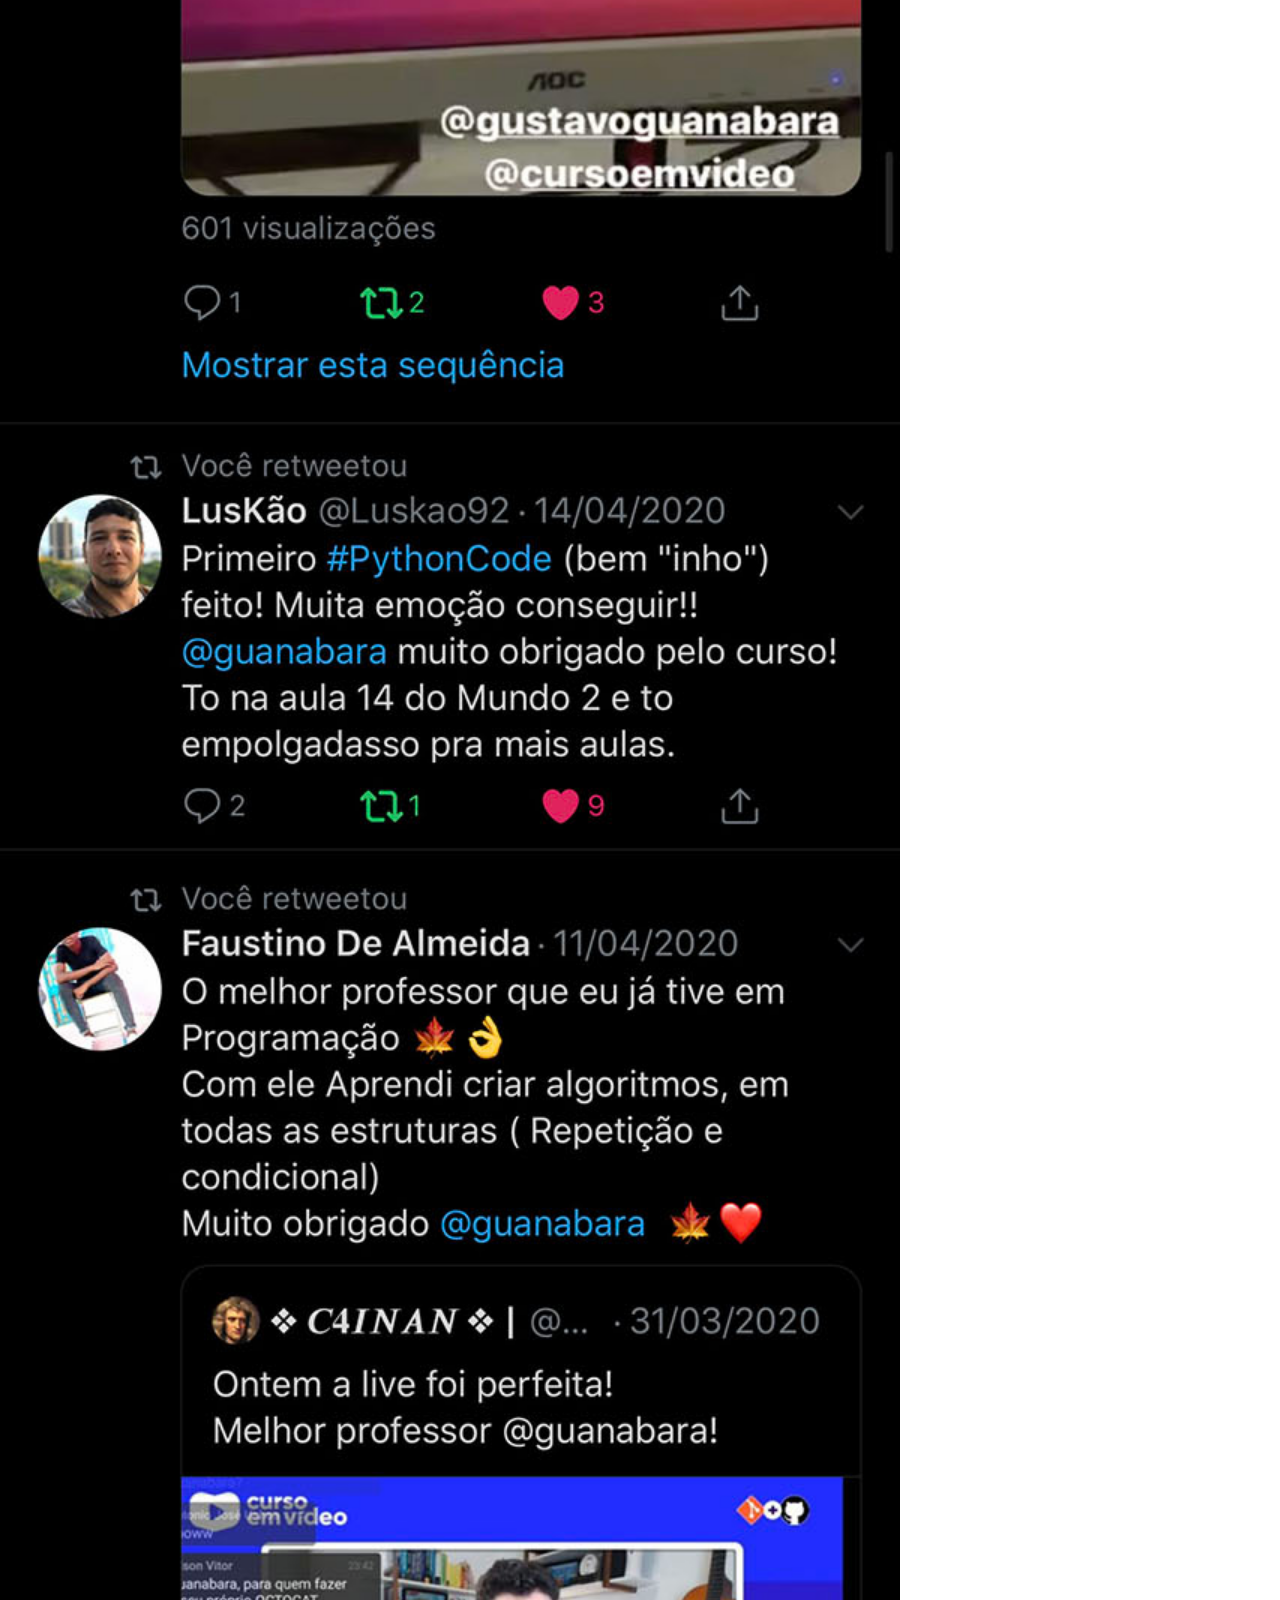
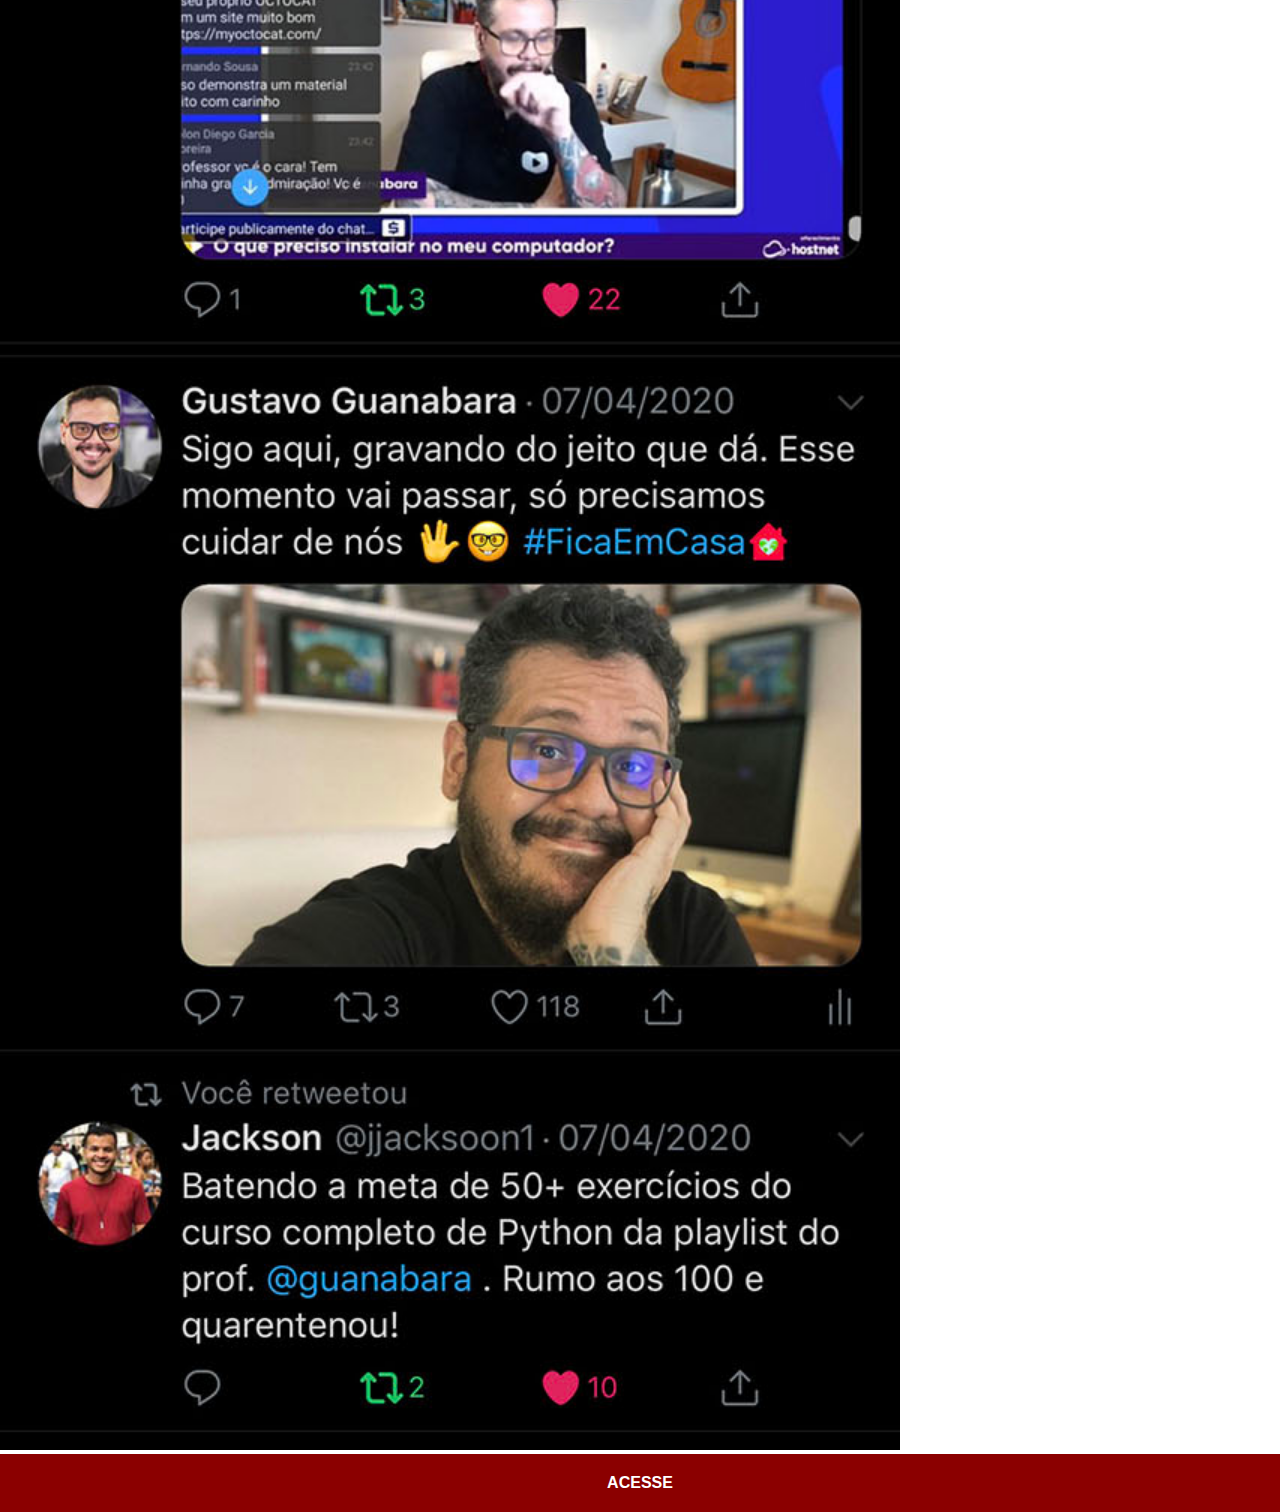
<file: twitter.html>
<!DOCTYPE html>
<html lang="pt-br">
<head>
    <meta charset="UTF-8">
    <meta http-equiv="X-UA-Compatible" content="IE=edge">
    <meta name="viewport" content="width=device-width, initial-scale=1.0">
    <title>Twitter</title>
    <link rel="stylesheet" href="estilos/social.css">
   
</head>
<body>
    <img src="imagens/tela-twitter.jpg" alt="Twitter">
    <a href="https://www.twitter.com" target="_blank">ACESSE</a>
</body>
</html>
</file>
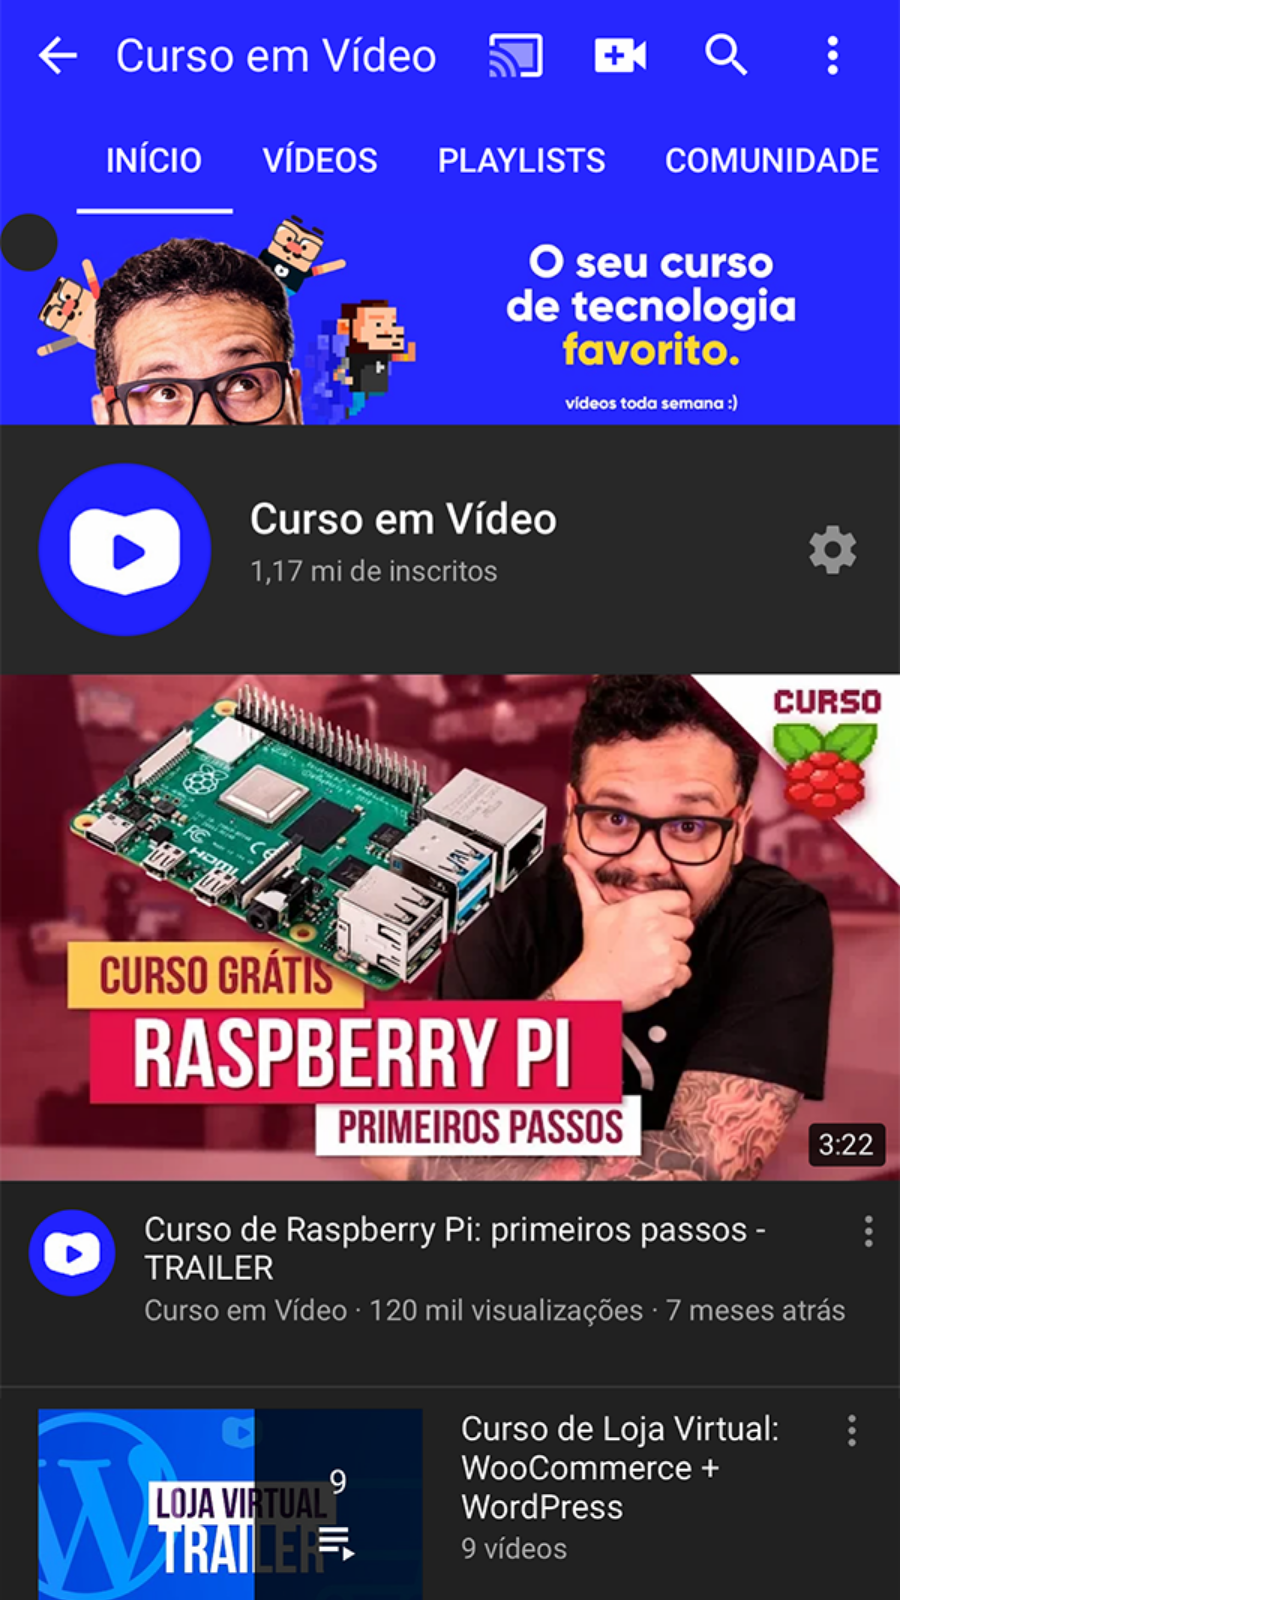
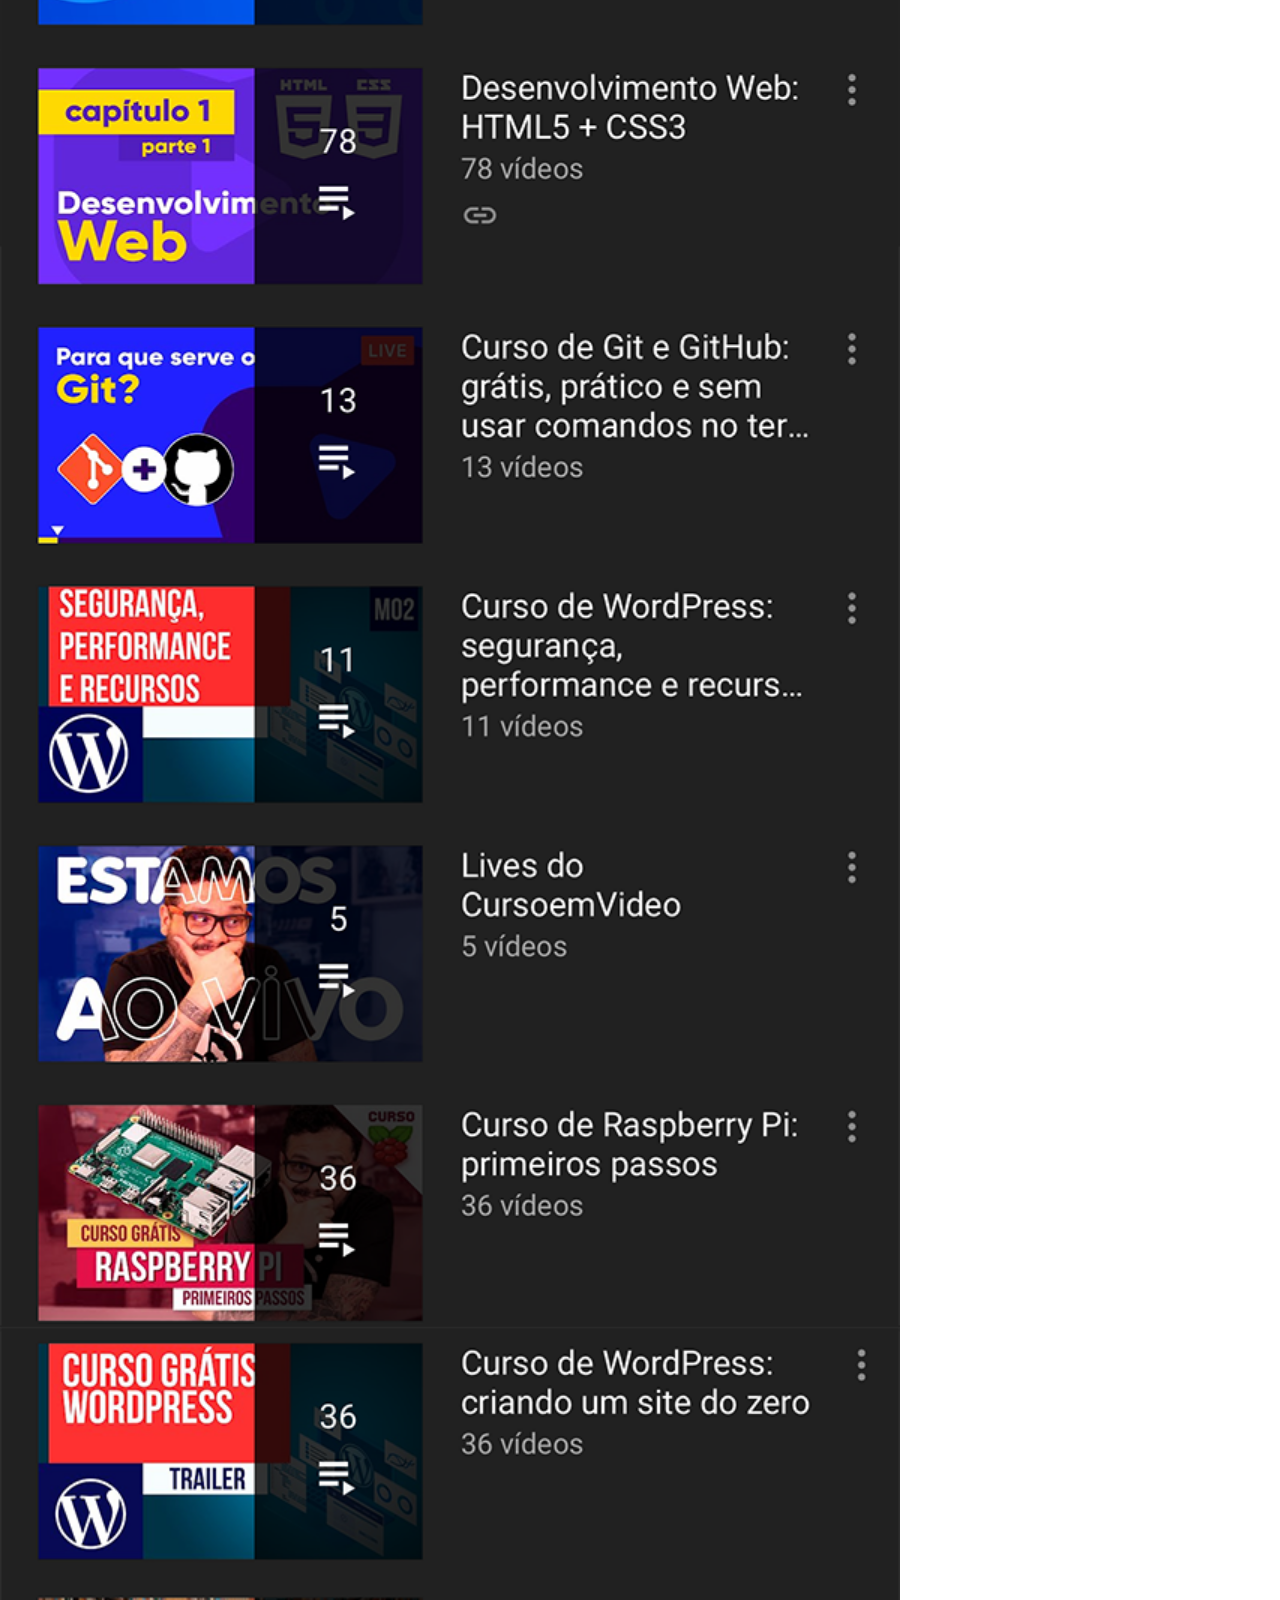
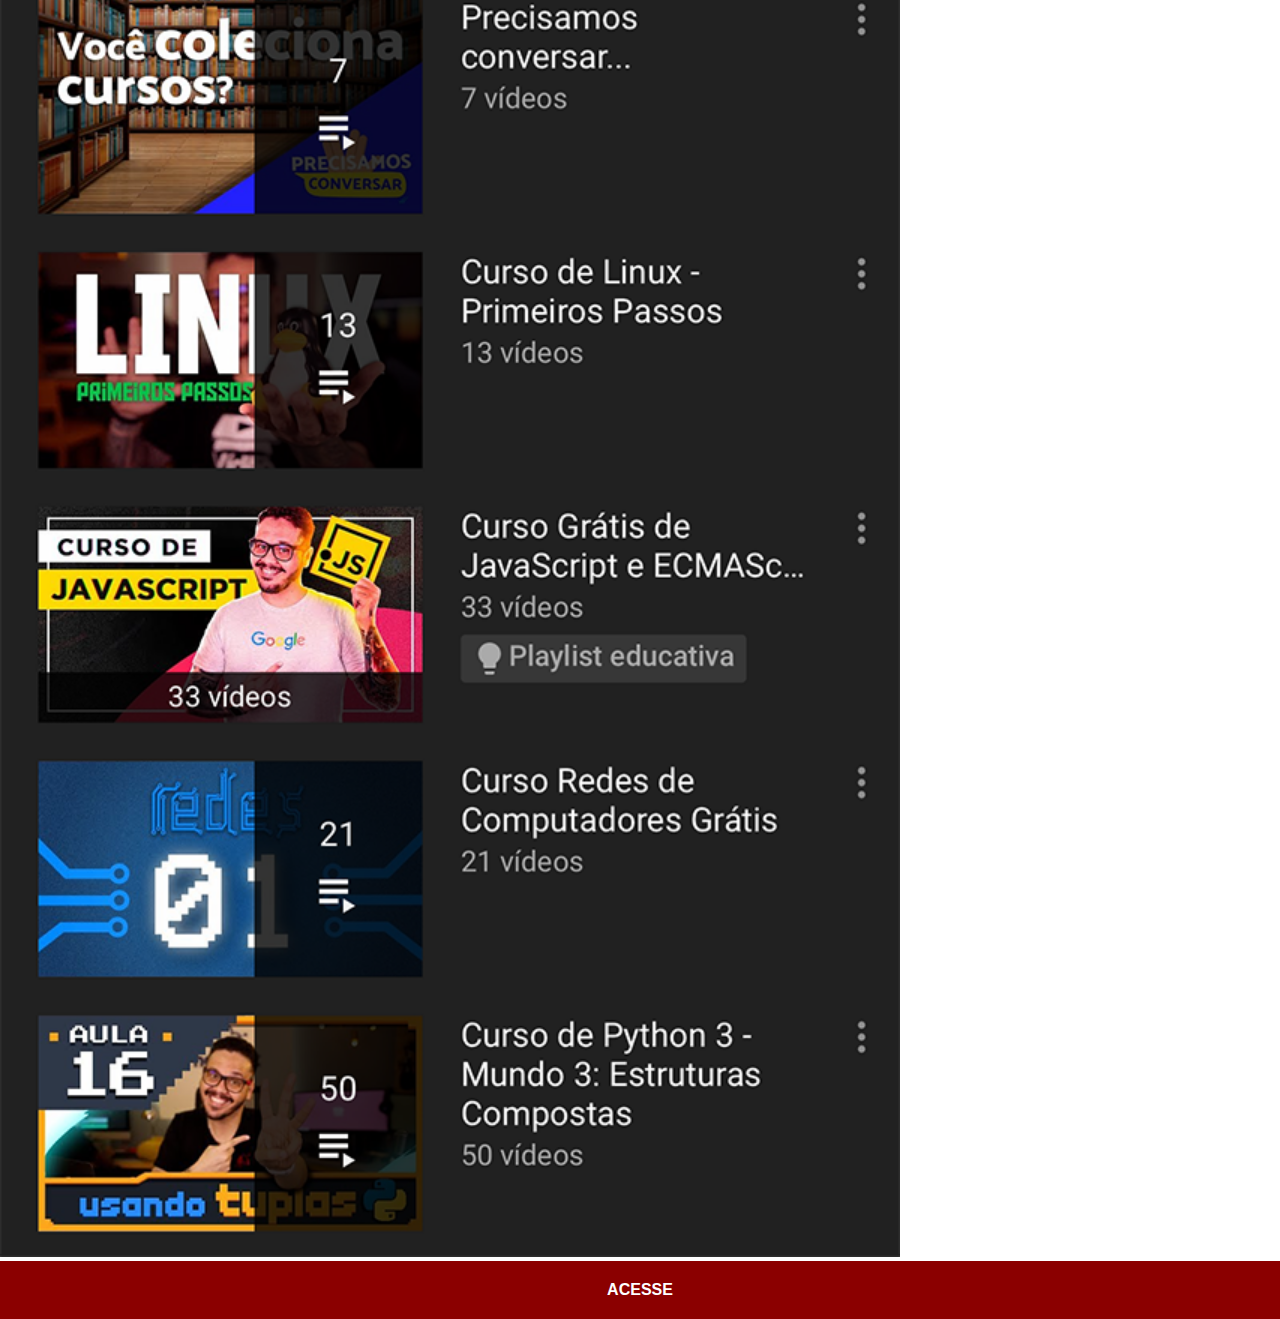
<file: youtube.html>
<!DOCTYPE html>
<html lang="pt-br">
<head>
    <meta charset="UTF-8">
    <meta http-equiv="X-UA-Compatible" content="IE=edge">
    <meta name="viewport" content="width=device-width, initial-scale=1.0">
    <title>Youtube</title>
    <link rel="stylesheet" href="estilos/social.css">
   
</head>
<body>
    <img src="imagens/tela-youtube.png" alt="YouTube">
    <a href="https://www.youtube.com" target="_blank">ACESSE</a>
</body>
</html>
</file>
<file: estilos/style.css>
@charset "UTF-8";

* {
    margin: 0px;
    padding: 0px;
    font-family: Arial, Helvetica, sans-serif;
}

html, body {
    height: 100vh;
    width: 100vw;
    background-color: black;
}

body {
    background: url('../imagens/fundo-madeira.jpg') no-repeat top center;
    background-size: cover;
    background-attachment: fixed;
}

main {
    height: 100vh;
    position: relative;
}

section#telefone {
    position: absolute;
    top: 50%;
    left: 50%;
    transform: translate(-50%, -50%);

    height: 627px;
    width: 311px;
    background: url('../imagens/frame-iphone.png') no-repeat;
}

iframe#tela {
    position: relative;
    top: 80px;
    left: 22px;
    width: 267px;
    height: 471px;

}

section#redes-sociais img {
    width: 50px;
    margin: 10px;
    border-radius: 50%;
    box-shadow: 2px 2px 5px rgb(39, 35, 35);
    box-sizing: border-box;
}


section#redes-sociais {
    text-align: left;
}


section#redes-sociais img:hover {
    border: 2px solid rgb(37, 31, 31);
    transform: translate(-3px, -3px);
    box-shadow: 5px 5px 10px rgb(19, 16, 16);
    transition: transform 2s border .9s;
}
</file>
<file: estilos/social.css>
@charset "UTF-8";



* {
    margin: 0px;
    padding: 0px;
    font-family: Arial, Helvetica, sans-serif;
}

::-webkit-scrollbar {
    width: 0px;
    height: 0px;
}

img {
    width: 100vh;

}

a {
    display: block;
    background-color: darkred;
    color: white;
    padding: 20px;
    text-align: center;
    font-weight: bolder;
    text-decoration: none;
}
a:hover {
    background-color: red;
}
</file>
